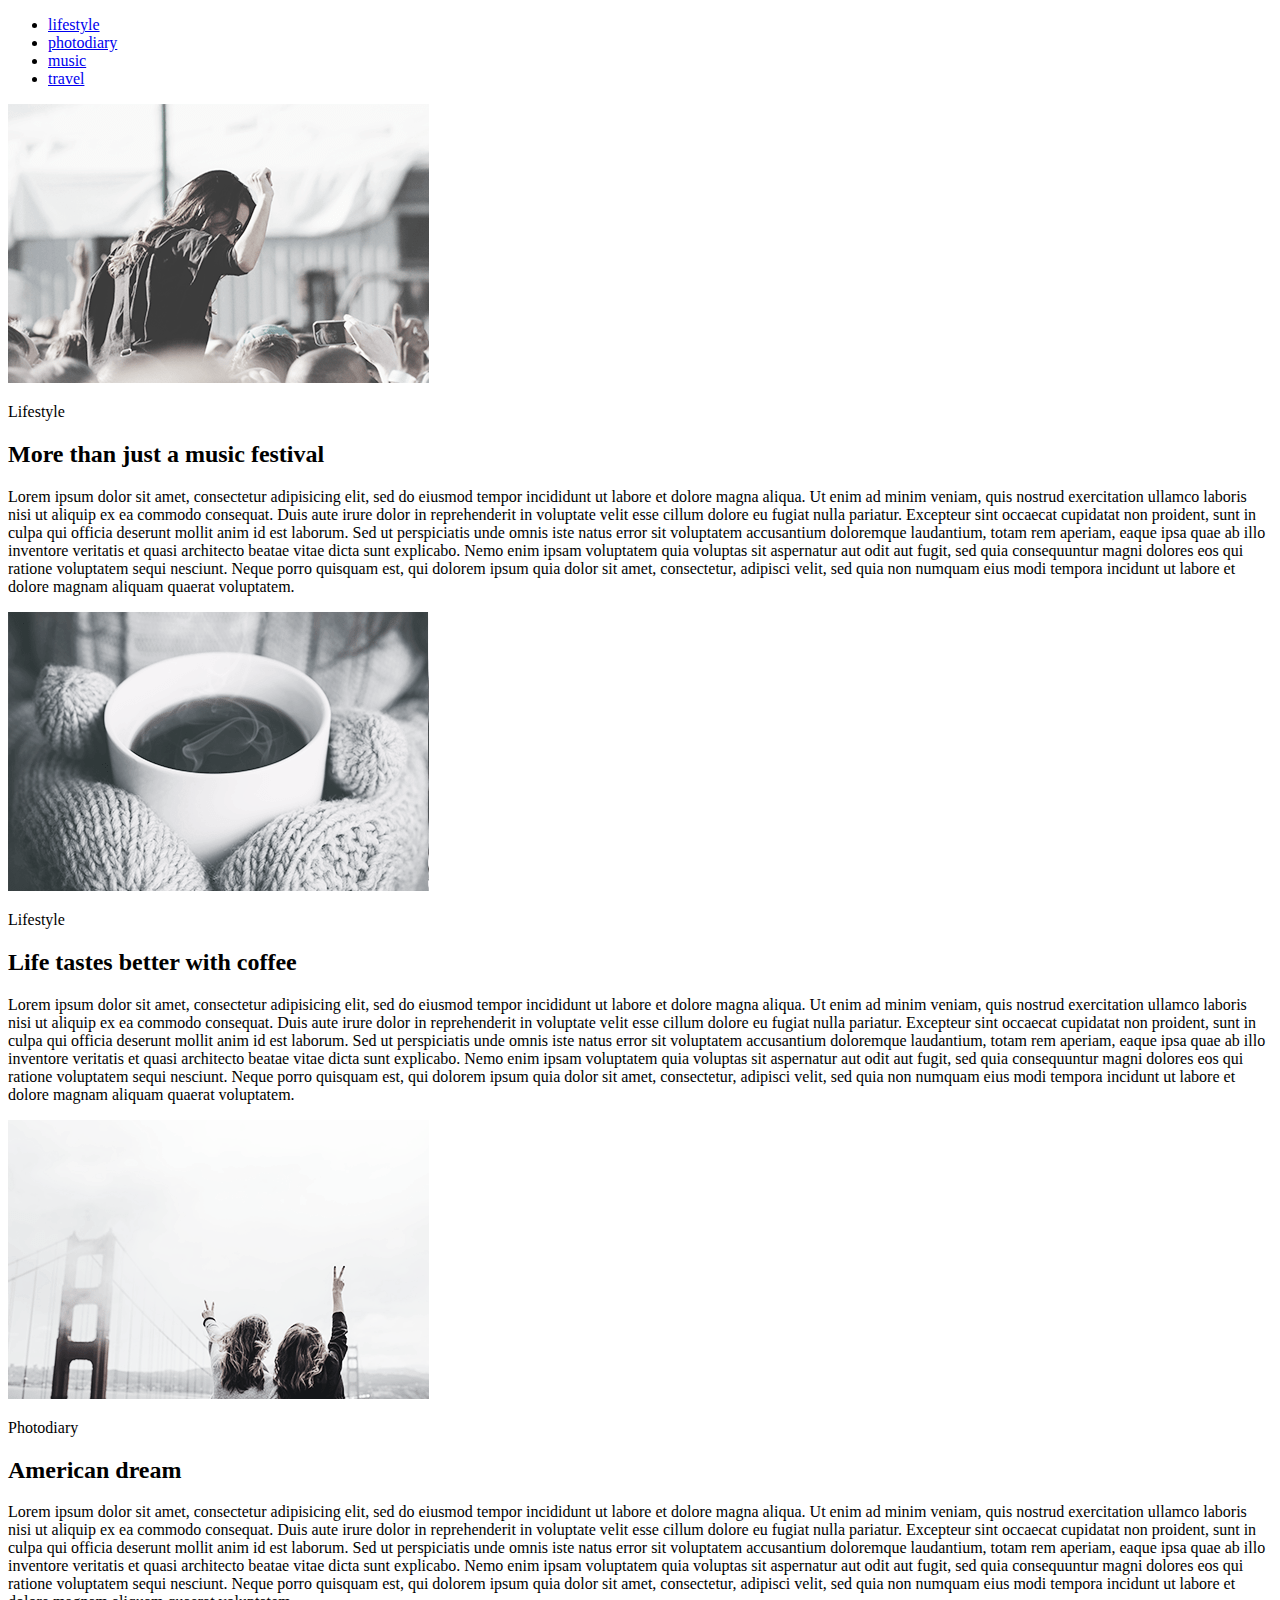
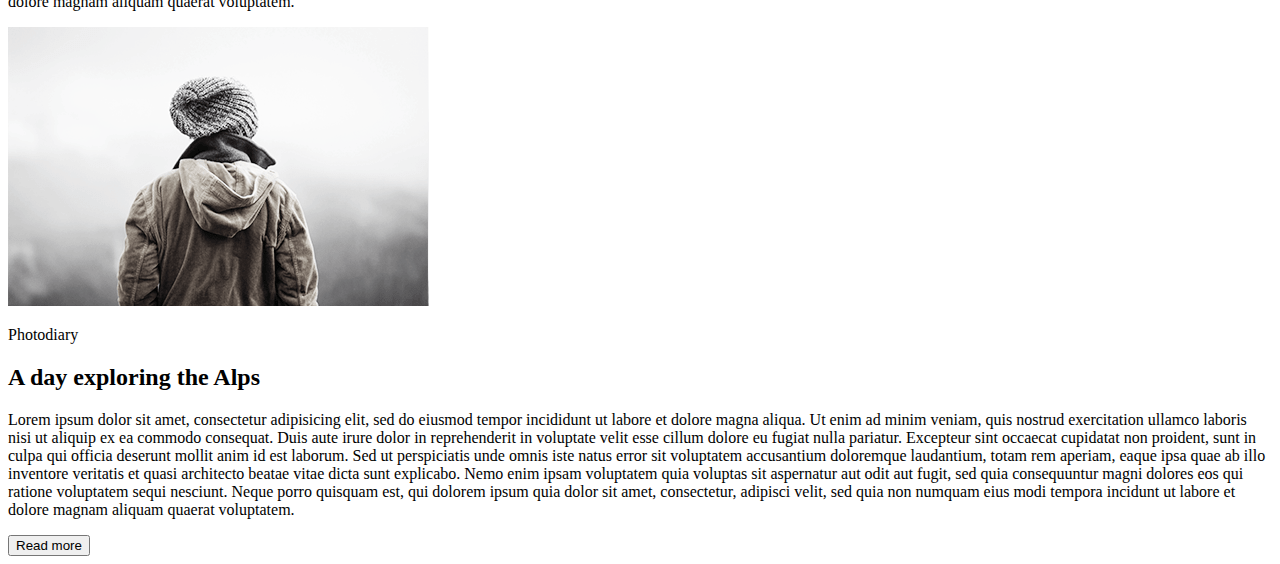
<file: html-css/module-01/index.html>
<!DOCTYPE html>
<html lang="zxx">
<head>
     <meta charset="UTF-8">
     <meta name="viewport" content="width=device-width, initial-scale=1.0" />
     <meta http-equiv="X-UA-Compatible" content="ie=edge" />
	<title>Website</title>
</head>
<body>
	<header class="main-header">
		<nav class="main-nav">
			<ul class="site-logo">
				<li class="main-menu-item">
					<a href="#" class="main-menu">lifestyle</a>
				</li>
				<li class="main-menu-item">
					<a href="#" class="main-menu">photodiary</a>
				</li>
				<li class="main-menu-item">
					<a href="#" class="main-menu">music</a>
				</li>
				<li class="main-menu-item">
					<a href="#" class="main-menu">travel</a>
				</li>
			</ul>
		</nav>
    </header>
	<main class="main-content">
		<article class="main-content-article">	
            <img src="img/1-min.png" alt="Festival">
            <p>Lifestyle</p>
            <h2 class="main-content-article-header">More than just a music festival </h2>
            <p>Lorem ipsum dolor sit amet, consectetur adipisicing elit, sed do eiusmod tempor incididunt ut labore et dolore magna aliqua.
                 Ut enim ad minim veniam, quis nostrud exercitation ullamco laboris nisi ut aliquip ex ea commodo consequat. Duis aute irure 
                 dolor in reprehenderit in voluptate velit esse cillum dolore eu fugiat nulla pariatur. Excepteur sint occaecat cupidatat non
                  proident, sunt in culpa qui officia deserunt mollit anim id est laborum. Sed ut perspiciatis unde omnis iste natus error sit 
                  voluptatem accusantium doloremque laudantium, totam rem aperiam, eaque ipsa quae ab illo inventore veritatis et quasi architecto
                   beatae vitae dicta sunt explicabo. Nemo enim ipsam voluptatem quia voluptas sit aspernatur aut odit aut fugit, sed quia
                    consequuntur magni dolores eos qui ratione voluptatem sequi nesciunt. Neque porro quisquam est, qui dolorem ipsum quia 
                    dolor sit amet, consectetur, adipisci velit, sed quia non numquam eius modi tempora incidunt ut labore et dolore magnam aliquam
                     quaerat voluptatem.</p>
        </article>
        <article class="main-content-article">	
            <img src="img/2-min.png" alt="Cup of coffee">
            <p>Lifestyle</p>
            <h2 class="main-content-article-header">Life tastes better with coffee </h2>
            <p>Lorem ipsum dolor sit amet, consectetur adipisicing elit, sed do eiusmod tempor incididunt ut labore et dolore magna aliqua.
                 Ut enim ad minim veniam, quis nostrud exercitation ullamco laboris nisi ut aliquip ex ea commodo consequat. Duis aute irure 
                 dolor in reprehenderit in voluptate velit esse cillum dolore eu fugiat nulla pariatur. Excepteur sint occaecat cupidatat non
                  proident, sunt in culpa qui officia deserunt mollit anim id est laborum. Sed ut perspiciatis unde omnis iste natus error sit 
                  voluptatem accusantium doloremque laudantium, totam rem aperiam, eaque ipsa quae ab illo inventore veritatis et quasi architecto
                   beatae vitae dicta sunt explicabo. Nemo enim ipsam voluptatem quia voluptas sit aspernatur aut odit aut fugit, sed quia
                    consequuntur magni dolores eos qui ratione voluptatem sequi nesciunt. Neque porro quisquam est, qui dolorem ipsum quia 
                    dolor sit amet, consectetur, adipisci velit, sed quia non numquam eius modi tempora incidunt ut labore et dolore magnam aliquam
                     quaerat voluptatem.</p>
        </article>
        <article class="main-content-article">	
                <img src="img/3-min.png" alt="Bridge">
                <p>Photodiary</p>
                <h2 class="main-content-article-header">American dream </h2>
                <p>Lorem ipsum dolor sit amet, consectetur adipisicing elit, sed do eiusmod tempor incididunt ut labore et dolore magna aliqua.
                     Ut enim ad minim veniam, quis nostrud exercitation ullamco laboris nisi ut aliquip ex ea commodo consequat. Duis aute irure 
                     dolor in reprehenderit in voluptate velit esse cillum dolore eu fugiat nulla pariatur. Excepteur sint occaecat cupidatat non
                      proident, sunt in culpa qui officia deserunt mollit anim id est laborum. Sed ut perspiciatis unde omnis iste natus error sit 
                      voluptatem accusantium doloremque laudantium, totam rem aperiam, eaque ipsa quae ab illo inventore veritatis et quasi architecto
                       beatae vitae dicta sunt explicabo. Nemo enim ipsam voluptatem quia voluptas sit aspernatur aut odit aut fugit, sed quia
                        consequuntur magni dolores eos qui ratione voluptatem sequi nesciunt. Neque porro quisquam est, qui dolorem ipsum quia 
                        dolor sit amet, consectetur, adipisci velit, sed quia non numquam eius modi tempora incidunt ut labore et dolore magnam aliquam
                         quaerat voluptatem.</p>
        </article>
        <article class="main-content-article">	
                <img src="img/4-min.png" alt="Mood">
                <p>Photodiary</p>
                <h2 class="main-content-article-header">A day exploring the Alps </h2>
                <p>Lorem ipsum dolor sit amet, consectetur adipisicing elit, sed do eiusmod tempor incididunt ut labore et dolore magna aliqua.
                     Ut enim ad minim veniam, quis nostrud exercitation ullamco laboris nisi ut aliquip ex ea commodo consequat. Duis aute irure 
                      dolor in reprehenderit in voluptate velit esse cillum dolore eu fugiat nulla pariatur. Excepteur sint occaecat cupidatat non
                       proident, sunt in culpa qui officia deserunt mollit anim id est laborum. Sed ut perspiciatis unde omnis iste natus error sit 
                       voluptatem accusantium doloremque laudantium, totam rem aperiam, eaque ipsa quae ab illo inventore veritatis et quasi architecto
                       beatae vitae dicta sunt explicabo. Nemo enim ipsam voluptatem quia voluptas sit aspernatur aut odit aut fugit, sed quia
                        consequuntur magni dolores eos qui ratione voluptatem sequi nesciunt. Neque porro quisquam est, qui dolorem ipsum quia 
                        dolor sit amet, consectetur, adipisci velit, sed quia non numquam eius modi tempora incidunt ut labore et dolore magnam aliquam
                         quaerat voluptatem.</p>
        </article>
        <button>Read more</button>
	<br>
	</main>
</body>
</html>
</file>
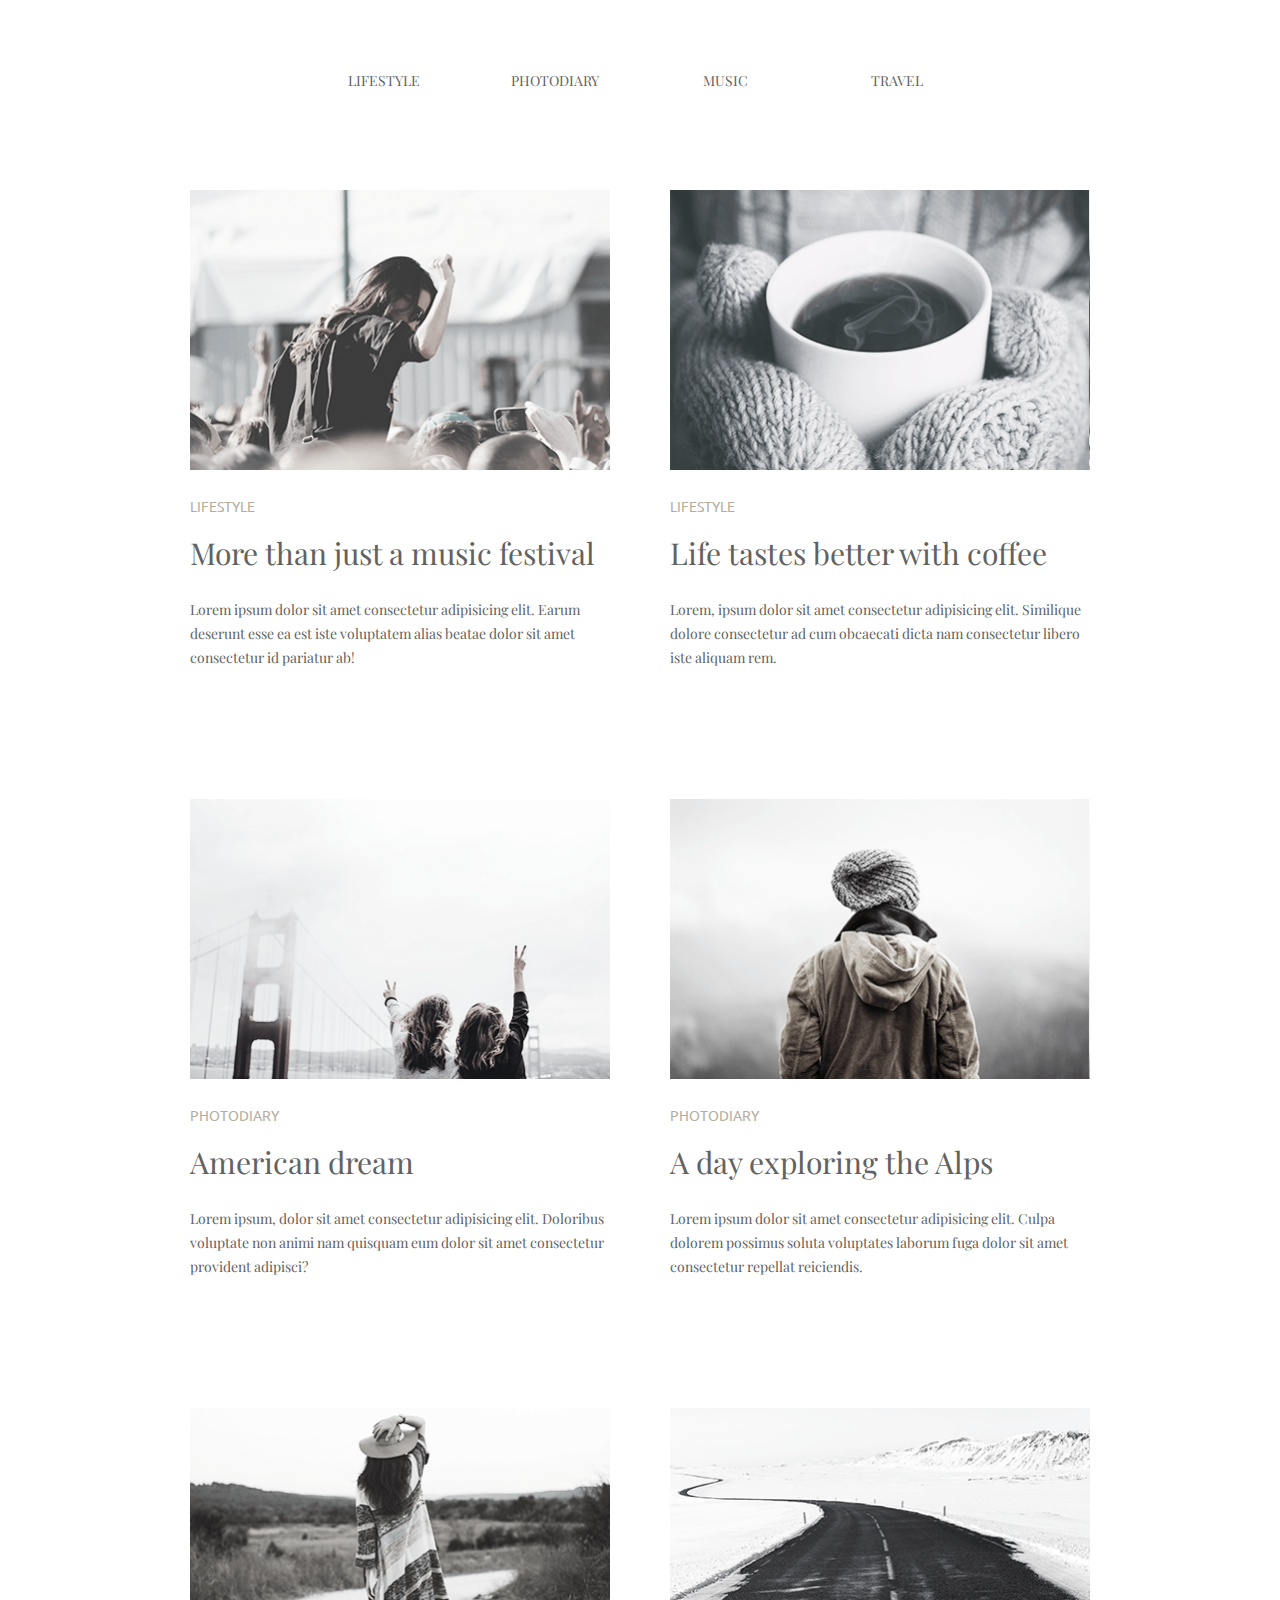
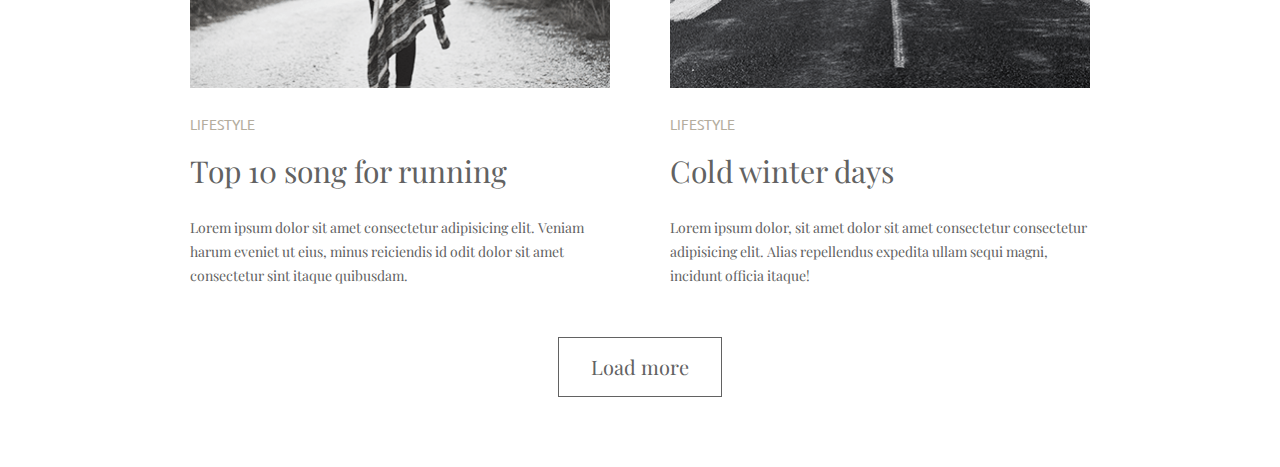
<file: html-css/module-03/index.html>
<!DOCTYPE html>
<html lang="zxx" class="container">

<head>
     <meta charset="UTF-8">
     <meta name="viewport" content="width=device-width, initial-scale=1.0" />
     <meta http-equiv="X-UA-Compatible" content="ie=edge" />
     <link href="https://fonts.googleapis.com/css?family=Playfair+Display&display=swap" rel="stylesheet">
     <link href="https://fonts.googleapis.com/css?family=Ubuntu:300&display=swap" rel="stylesheet">
     <link rel="stylesheet" href="css/normalize.css">
     <link rel="stylesheet" href="css/styles.css">
     <title>Website</title>
</head>

<body>
     <header class="header">
          <nav class="nav">
               <ul class="site-nav">
                    <li class="menu-item">
                         <a href="#" class="menu-link">lifestyle</a>
                    </li>
                    <li class="menu-item">
                         <a href="#" class="menu-link">photodiary</a>
                    </li>
                    <li class="menu-item">
                         <a href="#" class="menu-link">music</a>
                    </li>
                    <li class="menu-item">
                         <a href="#" class="menu-link">travel</a>
                    </li>
               </ul>
          </nav>
     </header>
     <main class="main-content">
          <ul class="main-content-ul">
               <li class="main-content-article">
                    <img src="img/1-min.png" alt="Festival" class="img">
                    <p class="tag">Lifestyle</p>
                    <h2 class="main-content-article-header">More than just a music festival </h2>
                    <p class="text">Lorem ipsum dolor sit amet consectetur adipisicing elit. Earum deserunt esse ea est
                         iste voluptatem alias beatae dolor sit amet consectetur id pariatur ab!</p>
               </li>
               <li class="main-content-article">
                    <img src="img/2-min.png" alt="Cup of coffee" class="img">
                    <p class="tag">Lifestyle</p>
                    <h2 class="main-content-article-header">Life tastes better with coffee </h2>
                    <p class="text">Lorem, ipsum dolor sit amet consectetur adipisicing elit. Similique dolore
                         consectetur ad cum obcaecati dicta nam consectetur libero iste aliquam rem.</p>
               </li>
               <li class="main-content-article">
                    <img src="img/3-min.png" alt="Bridge" class="img">
                    <p class="tag">Photodiary</p>
                    <h2 class="main-content-article-header">American dream </h2>
                    <p class="text">Lorem ipsum, dolor sit amet consectetur adipisicing elit. Doloribus voluptate non
                         animi nam quisquam eum dolor sit amet consectetur provident adipisci?</p>
               </li>
               <li class="main-content-article">
                    <img src="img/4-min.png" alt="Mood" class="img">
                    <p class="tag">Photodiary</p>
                    <h2 class="main-content-article-header">A day exploring the Alps </h2>
                    <p class="text">Lorem ipsum dolor sit amet consectetur adipisicing elit. Culpa dolorem possimus
                         soluta voluptates laborum fuga dolor sit amet consectetur repellat reiciendis.</p>
               </li>
               <li class="main-content-article">
                    <img src="img/5-min.png" alt="Songs" class="img">
                    <p class="tag">Lifestyle</p>
                    <h2 class="main-content-article-header">Top 10 song for running </h2>
                    <p class="text">Lorem ipsum dolor sit amet consectetur adipisicing elit. Veniam harum eveniet ut
                         eius, minus reiciendis id odit dolor sit amet consectetur sint itaque quibusdam.</p>
               </li>
               <li class="main-content-article">
                    <img src="img/6-min.png" alt="Winter is coming.." class="img">
                    <p class="tag">Lifestyle</p>
                    <h2 class="main-content-article-header">Cold winter days </h2>
                    <p class="text">Lorem ipsum dolor, sit amet dolor sit amet consectetur consectetur adipisicing elit. Alias repellendus expedita
                         ullam sequi magni, incidunt officia itaque!</p>
               </li>
          </ul>
          <button class="button-style">Load more</button>
     </main>
</body>

</html>
</file>
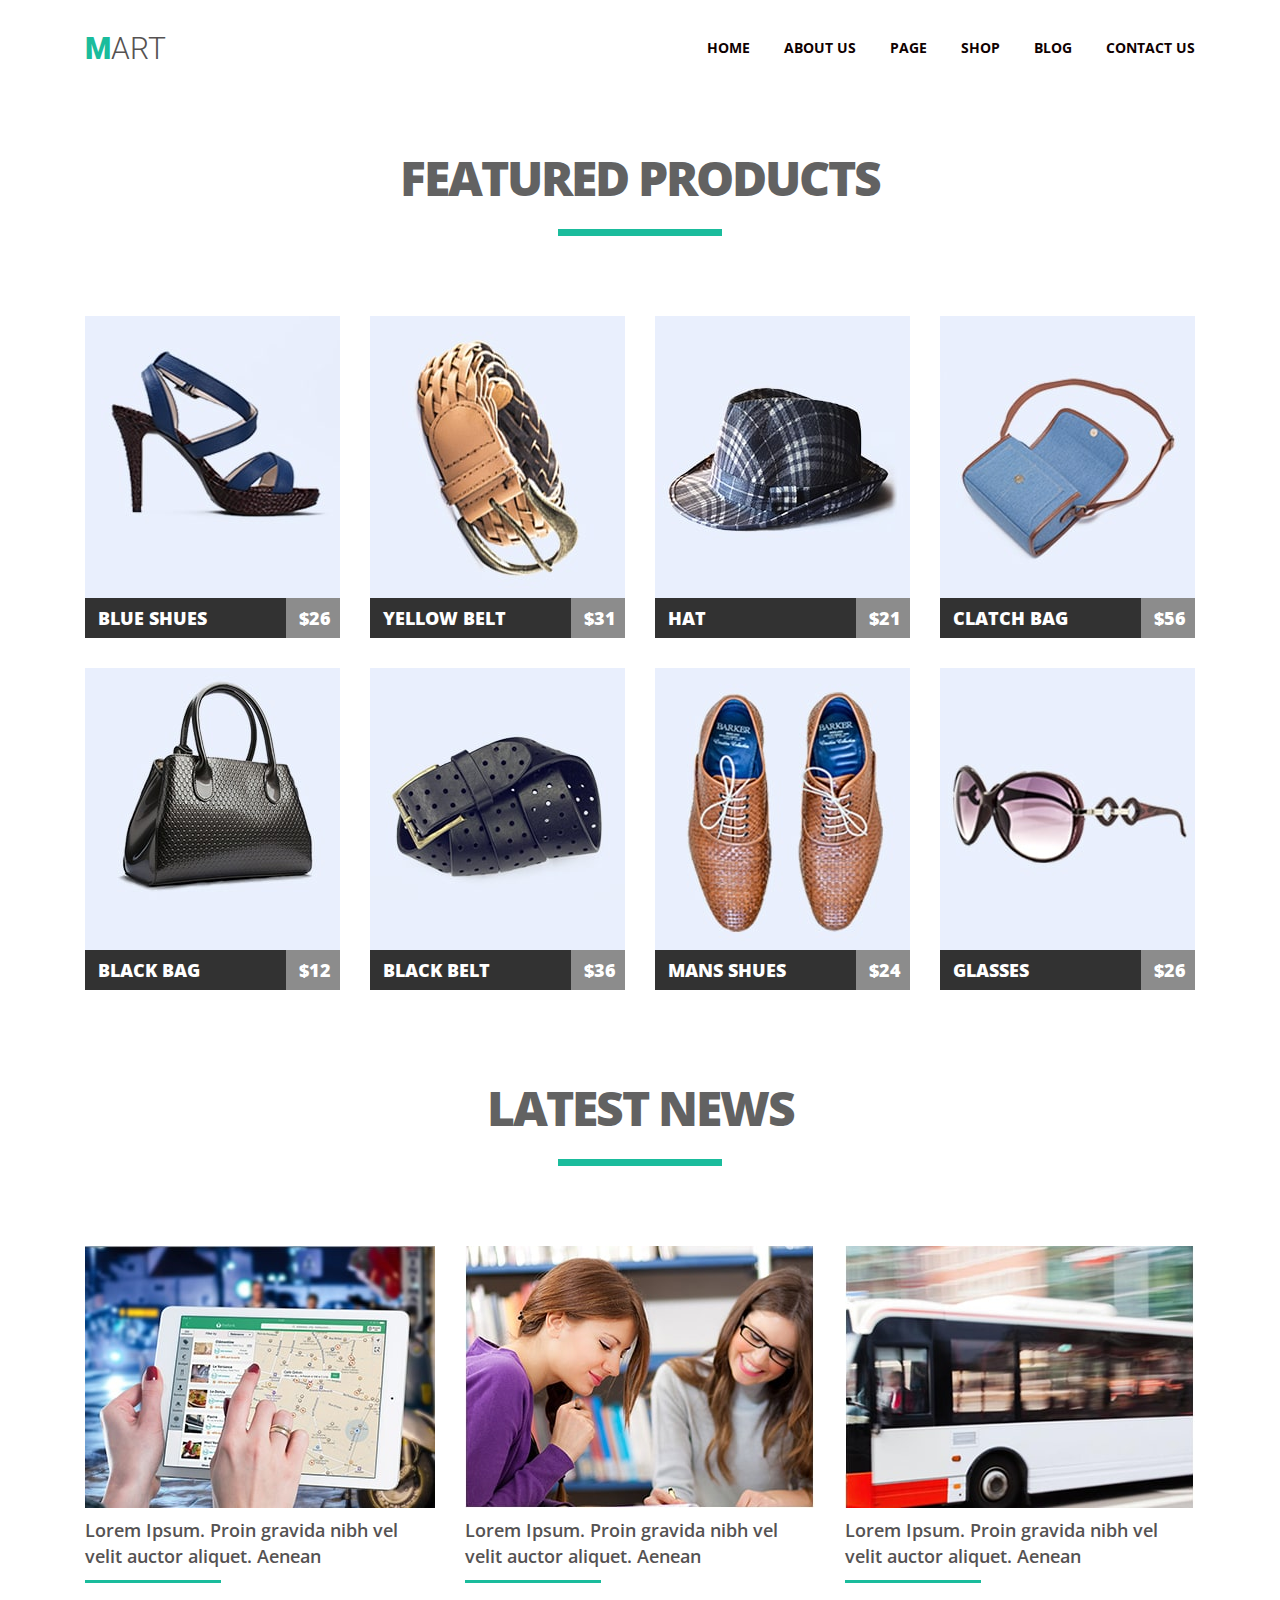
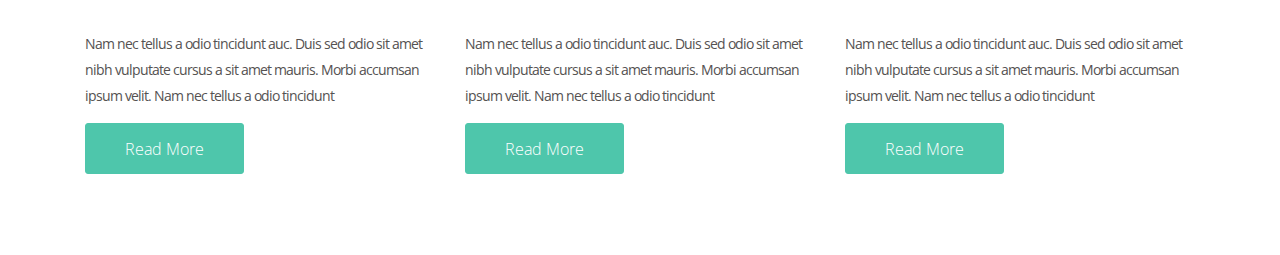
<file: html-css/module-04/index.html>
<!DOCTYPE html>
<html lang="en">

<head>
    <meta charset="UTF-8">
    <meta name="viewport" content="width=device-width, initial-scale=1.0">
    <meta http-equiv="X-UA-Compatible" content="ie=edge">
    <link href="https://fonts.googleapis.com/css?family=Open+Sans:300,400,600,700|Roboto:300,400,900&display=swap"
        rel="stylesheet">
    <link rel="stylesheet" href="css/normalize.css">
    <link rel="stylesheet" href="css/styles.css">
    <title>Document</title>
</head>

<body class="container">
    <header class="container clearfix">
        <nav>
            <a href="#" class="logo">ART</a>
            <ul class="navigation">
                <li><a href="#" class="nav-item">home</a></li>
                <li><a href="#" class="nav-item">about us</a></li>
                <li><a href="#" class="nav-item">page</a></li>
                <li><a href="#" class="nav-item">shop</a></li>
                <li><a href="#" class="nav-item">blog</a></li>
                <li><a href="#" class="nav-item">contact us</a></li>
            </ul>
        </nav>
    </header>
    <div class="products container">
        <h2 class="title-section">FEATURED PRODUCTS</h2>
        <ul class="product-list clearfix">
            <li class="product-item"><a href="#"><img src="img/1-min.jpg" alt="blue shues">
                    <p class="product-title">blue shues</p>
                    <p class="product-price">$26</p>
                </a></li>
            <li class="product-item"><a href="#"><img src="img/2-min.jpg" alt="yellow belt">
                    <p class="product-title">yellow belt</p>
                    <p class="product-price">$31</p>
                </a></li>
            <li class="product-item"><a href="#"><img src="img/3-min.jpg" alt="hat">
                    <p class="product-title">hat</p>
                    <p class="product-price">$21</p>
                </a></li>
            <li class="product-item"><a href="#"><img src="img/4-min.jpg" alt="clatch bag">
                    <p class="product-title">clatch bag</p>
                    <p class="product-price">$56</p>
                </a></li>
            <li class="product-item"><a href="#"><img src="img/5-min.jpg" alt="black bag">
                    <p class="product-title">black bag</p>
                    <p class="product-price">$12</p>
                </a></li>
            <li class="product-item"><a href="#"><img src="img/6-min.jpg" alt="black belt">
                    <p class="product-title">black belt</p>
                    <p class="product-price">$36</p>
                </a></li>
            <li class="product-item"><a href="#"><img src="img/7-min.jpg" alt="mans shues">
                    <p class="product-title">mans shues</p>
                    <p class="product-price">$24</p>
                </a></li>
            <li class="product-item"><a href="#"><img src="img/8-min.jpg" alt="glasses">
                    <p class="product-title">glasses</p>
                    <p class="product-price">$26</p>
                </a></li>
        </ul>
    </div>
    <div class="latest-news container">
        <h2 class="title-section">LATEST NEWS</h2>
        <ul class="news-list clearfix">
            <li class="news-item">
                <h3 class="news-title  img1">Lorem Ipsum. Proin gravida nibh vel velit auctor aliquet. Aenean </h3>
                <p class="news-preview">Nam nec tellus a odio tincidunt auc. Duis sed odio sit amet nibh vulputate
                    cursus a sit amet mauris. Morbi accumsan ipsum velit. Nam nec tellus a odio tincidunt </p>
                <button class="news-button">Read More</button>
            </li>
            <li class="news-item">
                <h3 class="news-title img2">Lorem Ipsum. Proin gravida nibh vel velit auctor aliquet. Aenean </h3>
                <p class="news-preview">Nam nec tellus a odio tincidunt auc. Duis sed odio sit amet nibh vulputate
                    cursus a sit amet mauris. Morbi accumsan ipsum velit. Nam nec tellus a odio tincidunt </p>
                <button class="news-button">Read More</button>
            </li>
            <li class="news-item">
                <h3 class="news-title img3">Lorem Ipsum. Proin gravida nibh vel velit auctor aliquet. Aenean </h3>
                <p class="news-preview">Nam nec tellus a odio tincidunt auc. Duis sed odio sit amet nibh vulputate
                    cursus a sit amet mauris. Morbi accumsan ipsum velit. Nam nec tellus a odio tincidunt </p>
                <button class="news-button">Read More</button>
            </li>
        </ul>
    </div>
</body>

</html>
</file>
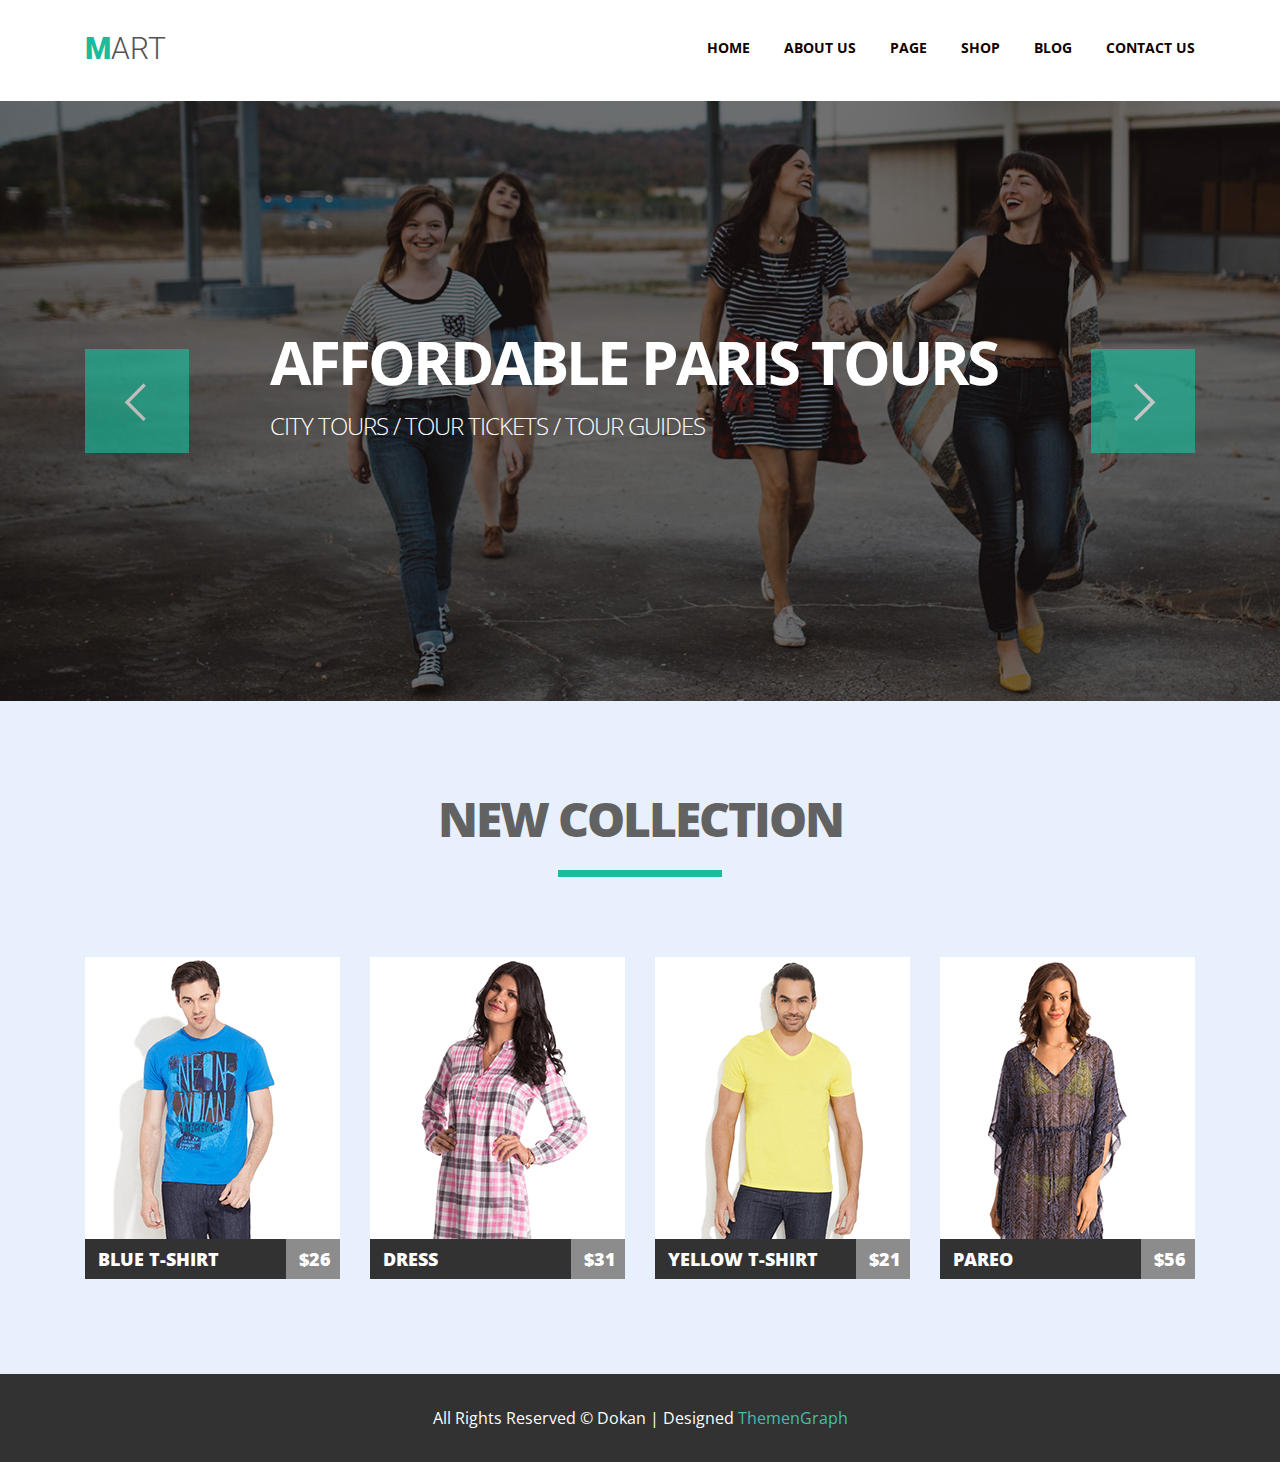
<file: html-css/module-05/index.html>
<!DOCTYPE html>
<html lang="en">

<head>
    <meta charset="UTF-8">
    <meta name="viewport" content="width=device-width, initial-scale=1.0">
    <meta http-equiv="X-UA-Compatible" content="ie=edge">
    <link href="https://fonts.googleapis.com/css?family=Open+Sans:300,400,600,700|Roboto:300,400,900&display=swap"
        rel="stylesheet">
    <link rel="stylesheet" href="css/normalize.css">
    <link rel="stylesheet" href="css/styles.css">
    <link rel="stylesheet" href="css/pe-icon-7-stroke.css">
    <title>Module 5 | GoIT</title>
</head>

<body>
    <header class="container clearfix">
        <nav>
            <a href="#" class="logo">ART</a>
            <ul class="navigation">
                <li><a href="#" class="nav-item">home</a></li>
                <li><a href="#" class="nav-item">about us</a></li>
                <li><a href="#" class="nav-item">page</a></li>
                <li><a href="#" class="nav-item">shop</a></li>
                <li><a href="#" class="nav-item">blog</a></li>
                <li><a href="#" class="nav-item">contact us</a></li>
            </ul>
        </nav>
    </header>
    <div class="slider">
        <div class="slider-img">
            <div class="slider-container">
                <button class="slider-ctrl slider-ctrl-prev"><i class="pe-7s-angle-left">
                    </i></button>
                <button class="slider-ctrl slider-ctrl-next"><i class="pe-7s-angle-right">
                    </i></button>
                <p class="slider-title">AFFORDABLE PARIS TOURS</p>
                <p class="slider-descr">CITY TOURS / TOUR TICKETS / TOUR GUIDES</p>
            </div>
        </div>
    </div>
    <div class="products">
        <div class="container">
            <h2 class="title-section">NEW COLLECTION</h2>
            <ul class="product-list clearfix">

                <li class="product-item"><a href="#">
                        <span class="overlay">
                            <span class="overlay-icons">
                                <button class="like"><i class="pe-7s-like"></i></button>
                                <button class="shuffle"><i class="pe-7s-shuffle"></i></button>
                                <button class="clock"><i class="pe-7s-clock"></i></button>
                                <button class="cart"><i class="pe-7s-cart"></i> ADD TO CART</button>
                            </span>
                        </span>
                        <img src="img/1-min.png" alt="blue shues">
                        <p class="product-title">blue t-shirt</p>
                        <p class="product-price">$26</p>
                    </a></li>
                <li class="product-item"><a href="#">
                        <span class="overlay">
                            <span class="overlay-icons">
                                <button class="like"><i class="pe-7s-like"></i></button>
                                <button class="shuffle"><i class="pe-7s-shuffle"></i></button>
                                <button class="clock"><i class="pe-7s-clock"></i></button>
                                <button class="cart"><i class="pe-7s-cart"></i> ADD TO CART</button>
                            </span>
                        </span>
                        <img src="img/2-min.png" alt="yellow belt">
                        <p class="product-title">dress</p>
                        <p class="product-price">$31</p>
                    </a></li>
                <li class="product-item"><a href="#">
                        <span class="overlay">
                            <span class="overlay-icons">
                                <button class="like"><i class="pe-7s-like"></i></button>
                                <button class="shuffle"><i class="pe-7s-shuffle"></i></button>
                                <button class="clock"><i class="pe-7s-clock"></i></button>
                                <button class="cart"><i class="pe-7s-cart"></i> ADD TO CART</button>
                            </span>
                        </span>
                        <img src="img/3-min.png" alt="hat">
                        <p class="product-title">yellow t-shirt</p>
                        <p class="product-price">$21</p>
                    </a></li>
                <li class="product-item"><a href="#">
                        <span class="overlay">
                            <span class="overlay-icons">
                                <button class="like"><i class="pe-7s-like"></i></button>
                                <button class="shuffle"><i class="pe-7s-shuffle"></i></button>
                                <button class="clock"><i class="pe-7s-clock"></i></button>
                                <button class="cart"><i class="pe-7s-cart"></i> ADD TO CART</button>
                            </span>
                        </span>
                        <img src="img/4-min.png" alt="clatch bag">
                        <p class="product-title">pareo</p>
                        <p class="product-price">$56</p>
                    </a></li>
            </ul>
        </div>
    </div>
    <footer class="footer">
        <p>All Rights Reserved © Dokan | Designed <a href="#">ThemenGraph</a></p>
    </footer>
</body>

</html>
</file>
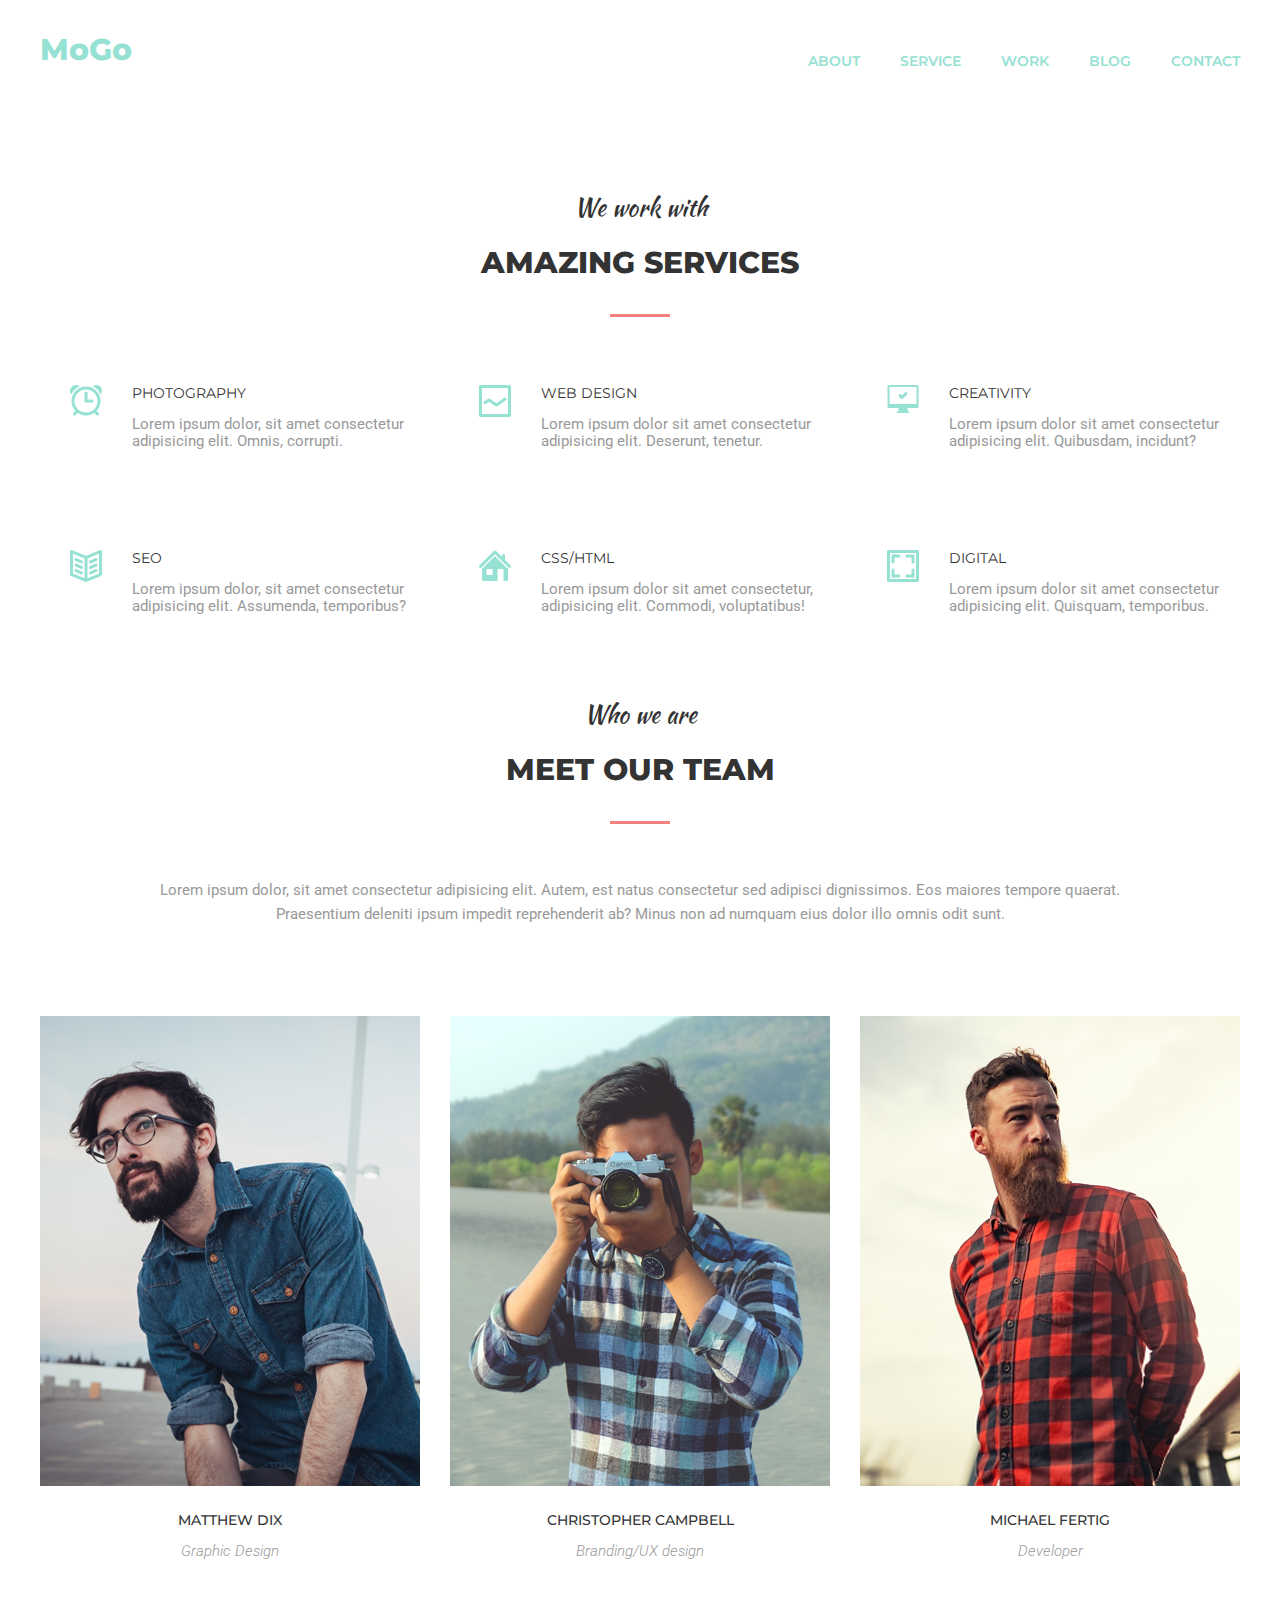
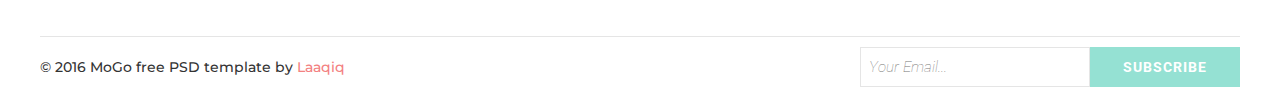
<file: html-css/module-06/index.html>
<!DOCTYPE html>
<html lang="en">

<head>
    <meta charset="UTF-8">
    <meta name="viewport" content="width=device-width, initial-scale=1.0">
    <meta http-equiv="X-UA-Compatible" content="ie=edge">
    <link
        href="https://fonts.googleapis.com/css?family=Open+Sans:300,400,600,700|Roboto:100,200,300,400,900&display=swap"
        rel="stylesheet">
    <link href="https://fonts.googleapis.com/css?family=Kaushan+Script&display=swap" rel="stylesheet">
    <link href="https://fonts.googleapis.com/css?family=Montserrat:300,400,500,600,700,800,900&display=swap"
        rel="stylesheet">
    <link rel="stylesheet" href="css/normalize.css">
    <link rel="stylesheet" href="css/styles.css">
    <link rel="stylesheet" href="css/pe-icon-7-stroke.css">
    <title>Module 6 | GoIT</title>
</head>

<body class="container">
    <header>
        <div class="logo">MoGo</div>
        <nav class="nav">
            <div class="nav-item"><a href="#">ABOUT</a></div>
            <div class="nav-item"><a href="#">SERVICE</a></div>
            <div class="nav-item"><a href="#">WORK</a></div>
            <div class="nav-item"><a href="#">BLOG</a></div>
            <div class="nav-item"><a href="#">CONTACT</a></div>
        </nav>
    </header>
    <main>
        <section class="services">
            <p class="p-title-services">We work with</p>
            <h2 class="h2-title">AMAZING SERVICES</h2>
            <div class="services-list">
                <div class="services-item">
                    <div class="wrapper">
                        <img src="img/ALARM.png" alt="">
                        <h3>PHOTOGRAPHY</h3>
                        <p class="services-text">Lorem ipsum dolor, sit amet consectetur
                            adipisicing elit. Omnis, corrupti.</p>
                    </div>
                </div>
                <div class="services-item">
                    <div class="wrapper">
                        <img src="img/LINE GRAPH.png" alt="">
                        <h3>WEB DESIGN</h3>
                        <p class="services-text">Lorem ipsum dolor sit amet consectetur
                            adipisicing elit. Deserunt, tenetur.</p>
                    </div>
                </div>
                <div class="services-item">
                    <div class="wrapper">
                        <img src="img/COMPUTER _ OK.png" alt="">
                        <h3>CREATIVITY</h3>
                        <p class="services-text">Lorem ipsum dolor sit amet consectetur
                            adipisicing elit. Quibusdam, incidunt?</p>
                    </div>
                </div>
                <div class="services-item">
                    <div class="wrapper">
                        <img src="img/BOOK 2.png" alt="">
                        <h3>SEO</h3>
                        <p class="services-text">Lorem ipsum dolor, sit amet consectetur
                            adipisicing elit. Assumenda, temporibus?</p>
                    </div>
                </div>
                <div class="services-item">
                    <div class="wrapper">
                        <img src="img/HOME.png" alt="">
                        <h3>CSS/HTML</h3>
                        <p class="services-text">Lorem ipsum dolor sit amet consectetur,
                            adipisicing elit. Commodi, voluptatibus!</p>
                    </div>
                </div>
                <div class="services-item">
                    <div class="wrapper">
                        <img src="img/IMAGE.png" alt="">
                        <h3>DIGITAL</h3>
                        <p class="services-text">Lorem ipsum dolor sit amet consectetur
                            adipisicing elit. Quisquam, temporibus.</p>
                    </div>
                </div>
            </div>
        </section>
        <section class="members">
            <p class="p-title-members">Who we are</p>
            <h2 class="h2-title">MEET OUR TEAM</h2>
            <p class="members-descr">Lorem ipsum dolor, sit amet consectetur adipisicing elit.
                Autem, est natus consectetur sed adipisci dignissimos. Eos maiores tempore quaerat. <br>
                Praesentium deleniti ipsum impedit reprehenderit ab? Minus non ad numquam eius dolor
                illo omnis odit sunt.</p>
            <div class="members-list">
                <div class="members-item" href="#">
                    <div class="members-item-wrapper">  
                        <img class="members-img" src="img/1.png" alt="">
                        <div class="members-img-hover-grad"></div>
                        <div class="share">
                            <a href="#" class="share-item"><img src="img/facebook.png" alt=""></a>
                            <a href="#" class="share-item"><img src="img/twitter.png" alt=""></a>
                            <a href="#" class="share-item"><img src="img/pinterest.png" alt=""></a>
                            <a href="#" class="share-item"><img src="img/instagram.png" alt=""></a>
                        </div>
                    </div>
                    <div class="members-img-hover-blue"></div>
                    <div class="members-card-sign">
                        <p class="members-name">MATTHEW DIX</p>
                        <p class="members-profession">Graphic Design</p>
                    </div>
                </div>
                <div class="members-item" href="#">
                    <div class="members-item-wrapper">
                        <img class="members-img" src="img/2.png" alt="">
                        <div class="members-img-hover-grad"></div>
                        <div class="share">
                            <a href="#" class="share-item"><img src="img/facebook.png" alt=""></a>
                            <a href="#" class="share-item"><img src="img/twitter.png" alt=""></a>
                            <a href="#" class="share-item"><img src="img/pinterest.png" alt=""></a>
                            <a href="#" class="share-item"><img src="img/instagram.png" alt=""></a>
                        </div>
                    </div>
                    <div class="members-img-hover-blue"></div>
                    <div class="members-card-sign">
                        <p class="members-name">CHRISTOPHER CAMPBELL</p>
                        <p class="members-profession">Branding/UX design</p>
                    </div>
                </div>
                <div class="members-item" href="#">
                    <div class="members-item-wrapper">
                        <img class="members-img" src="img/3.png" alt="">
                        <div class="members-img-hover-grad"></div>
                        <div class="share">
                            <a href="#" class="share-item"><img src="img/facebook.png" alt=""></a>
                            <a href="#" class="share-item"><img src="img/twitter.png" alt=""></a>
                            <a href="#" class="share-item"><img src="img/pinterest.png" alt=""></a>
                            <a href="#" class="share-item"><img src="img/instagram.png" alt=""></a>
                        </div>
                    </div>
                    <div class="members-img-hover-blue"></div>
                    <div class="members-card-sign">
                        <p class="members-name">MICHAEL FERTIG</p>
                        <p class="members-profession">Developer</p>
                    </div>
                </div>
            </div>
        </section>
    </main>
    <footer>
        <div class="wrapper-footer">
            <div class="footer-descr">
                © 2016 MoGo free PSD template by <a class="footer-link" href="#">Laaqiq</a>
            </div>
            <form class="feedback">
                <input class="input-email" type="email" placeholder="  Your Email..." />
                <input class="submit-email" type="submit" value="SUBSCRIBE" />
            </form>
        </div>
    </footer>
</body>

</html>
</file>
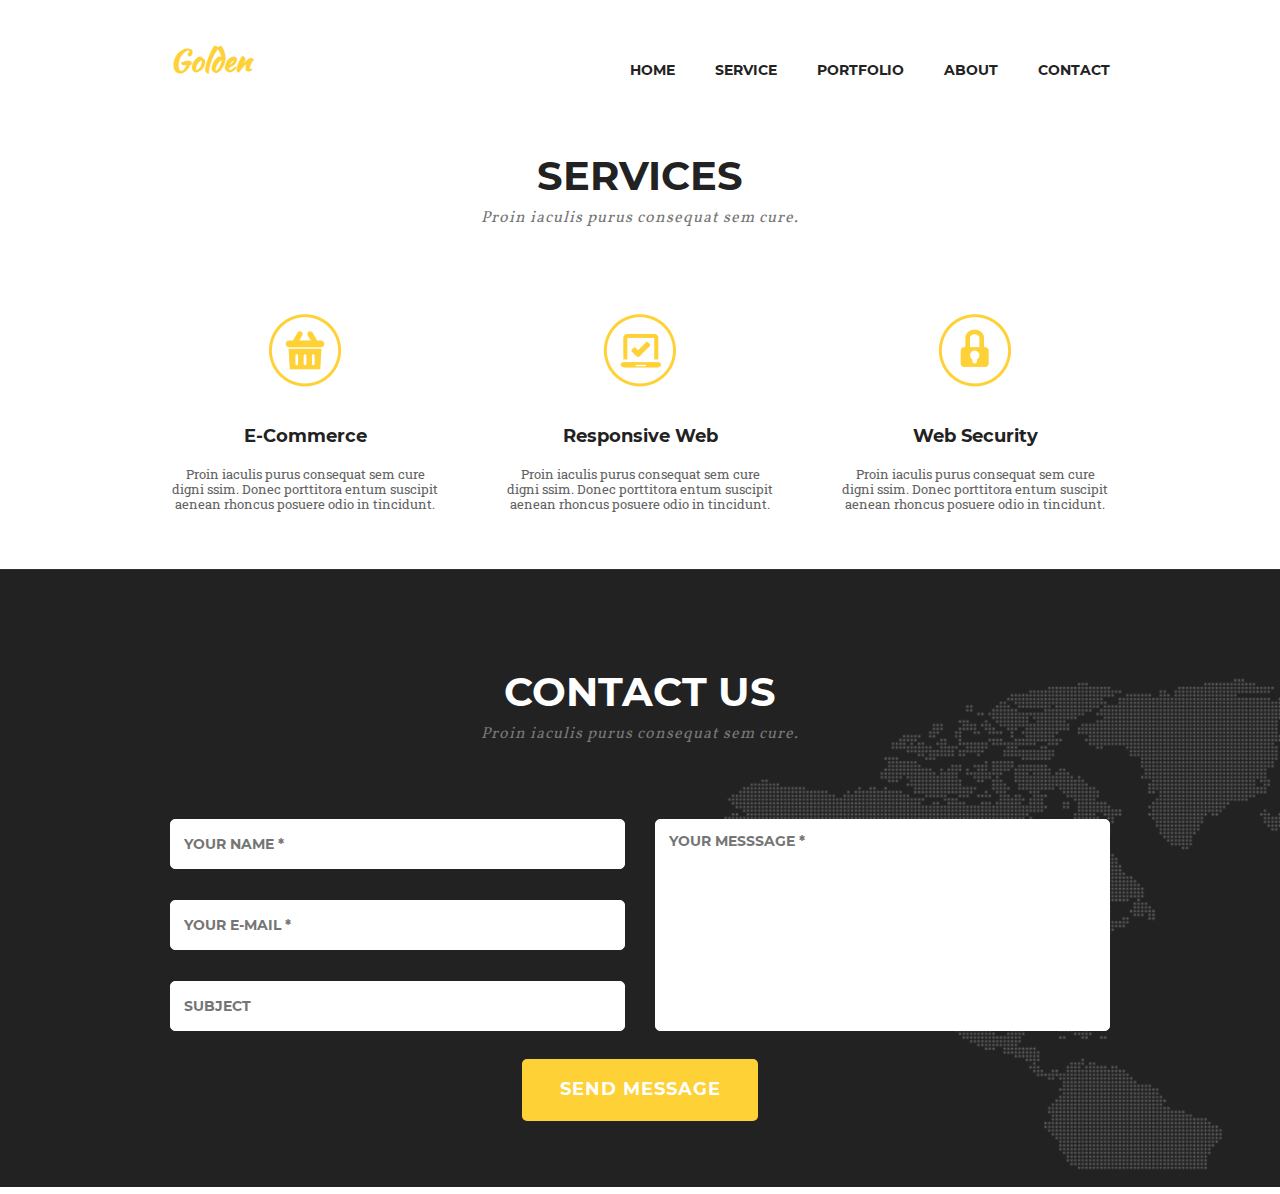
<file: html-css/module-07/index.html>
<!DOCTYPE html>
<html lang="en">

<head>
    <meta charset="UTF-8">
    <meta name="viewport" content="width=device-width, initial-scale=1.0">
    <meta http-equiv="X-UA-Compatible" content="ie=edge">
    <!-- <link
        href="https://fonts.googleapis.com/css?family=Open+Sans:300,400,600,700|Roboto:100,200,300,400,900&display=swap"
        rel="stylesheet">
    <link href="https://fonts.googleapis.com/css?family=Kaushan+Script&display=swap" rel="stylesheet">
    <link href="https://fonts.googleapis.com/css?family=Montserrat:300,400,500,600,700,800,900&display=swap"
        rel="stylesheet"> -->
    <link rel="stylesheet" href="css/normalize.css">
    <link rel="stylesheet" href="css/styles.css">
    <title>Module 7 | GoIT</title>
</head>

<body>
    <header class="container">
        <div class="logo"><a href="#">Golden</a></div>
        <nav class="nav">
            <div class="nav-item"><a href="#">HOME</a></div>
            <div class="nav-item"><a href="#">SERVICE</a></div>
            <div class="nav-item"><a href="#">PORTFOLIO</a></div>
            <div class="nav-item"><a href="#">ABOUT</a></div>
            <div class="nav-item"><a href="#">CONTACT</a></div>
        </nav>
    </header>
    <main>
        <section class="service container">
            <h2 class="h2-services">SERVICES</h2>
            <p class="h2-descr">Proin iaculis purus consequat sem cure.</p>
            <ul class="service-list">
                <li class="service-item">
                    <img class="service-img" src="img/Icon-Basket.png" alt="">
                    <h3>E-Commerce</h3>
                    <p>Proin iaculis purus consequat sem cure 
                        digni ssim. Donec porttitora entum suscipit 
                        aenean rhoncus posuere odio in tincidunt.</p>
                </li>
                <li class="service-item">
                    <img class="service-img" src="img/Icon-Laptop.png" alt="">
                    <h3>Responsive Web</h3>
                    <p>Proin iaculis purus consequat sem cure 
                        digni ssim. Donec porttitora entum suscipit 
                        aenean rhoncus posuere odio in tincidunt.</p>
                </li>
                <li class="service-item">
                    <img class="service-img" src="img/Icon-Locked.png" alt="">
                    <h3>Web Security</h3>
                    <p>Proin iaculis purus consequat sem cure 
                        digni ssim. Donec porttitora entum suscipit 
                        aenean rhoncus posuere odio in tincidunt.</p>
                </li>
            </ul>
        </section>
        <section class="contact">
            <div class="container">
                <h2 class="h2-contact">CONTACT US</h2>
                <p class="h2-descr">Proin iaculis purus consequat sem cure.</p>
                <form action="#">
                    <div class="form-list">
                        <div class="input-list">
                            <input type="text" name="name" placeholder="YOUR NAME *" required>
                            <input type="email" name="email" placeholder="YOUR E-MAIL *" required>
                            <input type="text" name="subject" placeholder="SUBJECT" required>
                        </div>
                        <div class="textarea">
                            <textarea name="message" placeholder="YOUR MESSSAGE *"  maxlength="500" 
                            required ></textarea>
                        </div>
                    </div>
                    <div class="button">
                        <button>SEND MESSAGE</button>
                    </div>
                </form>
            </div>
        </section>
    </main>
</body>

</html>
</file>
<file: html-css/module-03/css/styles.css>
html {
    box-sizing: border-box;
}

*, 
*::before, 
*::after {
    box-sizing: inherit;
}

img {
    display: block;
    max-width: 100%;
    height: auto;
    }
    
body {
    font-family: 'Playfair Display', serif;
    color: #626262;
    font-size: 0;
}

.container {
    width: 900px;
    margin: 0 auto;
}

.header {
    /*width: 571 px;*/
    margin: auto;
    /*padding: 10px 0 10px 0;*/
}

.site-nav {
    list-style: none;
    font-size: 14px;
    line-height: 24px;
    margin: 0 126px;
    text-align: center;
    padding-inline-start: 0;
}

.menu-item a:hover,
.menu-item a:focus {
    color: #03a9f4;
}

.menu-item a {
    text-transform: uppercase;
    text-decoration: none;
    color: #626262;
    display: block;
    width: 128px;
    /*height: 165px;*/
    text-align: center;
    /* line-height: 165px;*/
    margin: 69px 0 97px 0;
}

.menu-item:last-child {
    margin-right: 0;
}

.tag {
    font-size: 14px;
    line-height: 17px;
    font-family: 'Ubuntu', sans-serif;
    text-transform: uppercase;
    color: #b4ad9e;
    margin-bottom: 20px;
}

.main-content {
    list-style: none;
    font-size: 0;
    margin: 0;
    padding: 0;
}

.main-content-ul{
    padding-inline-start: 0;
}

.main-content-article-header {
    font-size: 30px;
    line-height: 36px;
    font-weight: normal;
    margin-block-start: 0;
    margin-bottom: 27px;
}

.menu-item {
    display: inline-block;
    margin-right: 40px;
    /*padding: 0 22px;*/
}

.main-content-article {
    display: inline-block;
    width: 420px;
    margin-right: 60px;
    font-size: 0;
}

.main-content-article:nth-child(2n) {
    margin-right: 0;
}

.main-content-article img {
    display: block;
    margin-bottom: 28px;
}

.button-style {
    display: block;
    border: 1px solid #626262;
    background-color: #fff;
    padding: 17px 32px;
    font-family: 'Playfair Display', serif;
    font-size: 20px;
    line-height: 24px;
    color: #626262;
    margin: 35px auto 70px;
    cursor: pointer;
}

.button-style:hover,
.button-style:focus {
    color: #03a9f4;
    border: 1px solid #03a9f4;
}

.main-content-article {
    margin-bottom: 115px;
}

.main-content-article:nth-last-of-type(-n+2) {
    margin-bottom: 0px;
}

.text {
    font-size: 14px;
    line-height: 24px;
}

.img{
    width: 420px;
    height: 280px;
}
</file>
<file: html-css/module-04/css/styles.css>
html {
    box-sizing: border-box;
}

*,
*::before,
*::after {
    box-sizing: inherit;
    /*outline: 1px solid red;*/
}

img {
    display: block;
    max-width: 100%;
    height: auto;
}

body {
    font-family: 'Open Sans', sans-serif;
    color: #626262;
    font-size: 0;
}

.container {
    width: 1110px;
    margin: 0 auto;
}

.logo {
    text-decoration: none;
    font-family: 'Roboto', sans-serif;
    font-weight: 300;
    font-size: 30px;
    color: #555252;
    float: left;
    /*margin-top: 32px;*/
}
nav{
    padding-top:32px;
}

.logo::before {
    content: '\004D';
    font-weight: 900;
    color: #1abc9c;
}

.navigation {
    float: right;
    padding: 0;
    /*margin-top: 32px;*/
}

.navigation li {
    float: left;
    margin-bottom: 86px;
}

.nav-item {
    text-decoration: none;
    font-weight: 700;
    font-size: 14px;
    list-style: none;
    text-transform: uppercase;
    color: #0f0101;
    line-height: 32px;
    padding: 0 17px;
}

.nav-item:hover,
.nav-item:focus {
    color: #1abc9c;
}

.navigation li:last-of-type a {
    padding-right: 0;
}

.clearfix::after {
    content: "";
    display: table;
    clear: both;
}

.title-section {
    text-align: center;
    font-weight: 900;
    font-size: 48px;
    letter-spacing: -2px;
    margin-block-start: 0;
    margin-block-end: 0;
}

.title-section::after {
    display: block;
    width: 164px;
    height: 7px;
    background-color: #1abc9c;
    content: '';
    margin: 24px auto;
    margin-bottom: 80px;
}

.product-list {
    display: block;
    width: 1110px;
    padding-inline-start: 0;
    margin-bottom: 60px;
}

.product-item {
    display: block;
    width: 255px;
    height: 322px;
    float: left;
    list-style: none;
    margin-right: 30px;
    margin-bottom: 30px;
}

.product-item a {
    font-size: 18px;
    font-weight: 900;
    text-decoration: none;
    text-transform: uppercase;
    color: #ffffff;
}

.product-item img {
    width: 255px;
    height: 282px;
}

.product-title {
    width: 201px;
    height: 40px;
    background-color: #323232;
    float: left;
    margin-block-start: 0;
    margin-block-end: 0;
    padding: 10px 0 0 13px;
}

.product-item a:hover .product-title,
.product-item a:focus .product-title {
    background-color: #1abc9c;
}

.product-item a:hover .product-price,
.product-item a:focus .product-price {
    background-color: #7fd9c7;
}

.product-price {
    width: 54px;
    height: 40px;
    background-color: #8c8c8c;
    float: right;
    margin-block-start: 0;
    margin-block-end: 0;
    padding: 10px 0 0 13px;
}

.product-item:nth-child(4n) {
    margin-right: 0;
}

.news-list {
    margin: 0;
    padding: 0;
    list-style: none;    
    margin-bottom: 81px;
}

.news-item {
    display: block;
    width: 350px;
    /*height: 500px;*/
    float: left;
    margin-right: 30px;
}

.news-item:last-child {
    margin-right: 0;
}

.news-title {
    font-size: 18px;
    line-height: 26px;
    font-weight: 600;
    color: #555252;
    margin-block-start: 0;
    margin-block-end: 0;
    padding-bottom:11px;
}

.news-title::after {
    display: block;
    width: 136px;
    height: 3px;
    background-color: #1abc9c;
    content: '';
    margin-top: 11px;
    margin-bottom: 23px;
}

.img1::before {
    /*optimize this*/
    display: block;
    background-image: url("../img/news-1-min.jpg");
    background-repeat: no-repeat;
    width: 350px;
    height: 262px;
    content: '';
    margin-bottom: 9px;
}

.img2::before {
    /*optimize this*/
    display: block;
    background-image: url("../img/news-2-min.jpg");
    background-repeat: no-repeat;
    width: 350px;
    height: 262px;
    content: '';
    margin-bottom: 9px;
}

.img3::before {
    /*optimize this*/
    display: block;
    background-image: url("../img/news-3-min.jpg");
    background-repeat: no-repeat;
    width: 350px;
    height: 262px;
    content: '';
    margin-bottom: 9px;
}

.news-preview {
    font-size: 14px;
    line-height: 26px;
    font-weight: 400;
    color: #555252;
    letter-spacing: -1px;
    line-height: 26px;
}

.news-button {
    width: 159px;
    height: 51px;
    display: block;
    border: 1px solid #4ec6ab;
    border-radius: 3px;
    background-color: rgb(78, 198, 171);
    font-size: 16px;
    line-height: 26px;
    font-weight: 300;
    color: #ffffff;
    cursor: pointer;
}

.news-button:hover,
.news-button:focus {
    box-shadow: 0px 2px 5px 0px rgba(0, 0, 0, 0.39);
}
</file>
<file: html-css/module-05/css/styles.css>
html {
    box-sizing: border-box;
}

*,
*::before,
*::after {
    box-sizing: inherit;
    /*outline: 1px solid red;*/
}

.clearfix::after {
    content: "";
    display: table;
    clear: both;
}

img {
    display: block;
    max-width: 100%;
    height: auto;
}

body {
    font-family: 'Open Sans', sans-serif;
    color: #626262;
    font-size: 0;
}

.container {
    width: 1110px;
    margin: 0 auto;
}

.logo {
    text-decoration: none;
    font-family: 'Roboto', sans-serif;
    font-weight: 300;
    font-size: 30px;
    color: #555252;
    float: left;
}

nav {
    padding-top: 32px;
}

.logo::before {
    content: '\004D';
    font-weight: 900;
    color: #1abc9c;
}

.navigation {
    float: right;
    padding: 0;
}

.navigation li {
    float: left;
    margin-bottom: 37px;
}

.nav-item {
    text-decoration: none;
    font-weight: 700;
    font-size: 14px;
    list-style: none;
    text-transform: uppercase;
    color: #0f0101;
    line-height: 32px;
    padding: 0 17px;
}

.nav-item:hover,
.nav-item:focus {
    color: #1abc9c;
}

.navigation li:last-of-type a {
    padding-right: 0;
}


.title-section {
    text-align: center;
    font-weight: 900;
    font-size: 48px;
    letter-spacing: -2px;
    margin-block-start: 0;
    margin-block-end: 0;
}

.title-section::after {
        display: block;
        width: 164px;
        height: 7px;
        background-color: #1abc9c;
        content: '';
        margin: 24px auto;
        margin-bottom: 80px;
}

.products {
    background-color: #e9f0fd;
    padding-top: 90px;
    padding-bottom: 65px;
}

.product-list {
    display: block;
    width: 1110px;
    padding-inline-start: 0;
}

.product-item {
    position: relative;
    display: block;
    width: 255px;
    height: 322px;
    float: left;
    list-style: none;
    margin-right: 30px;
    margin-bottom: 30px;
}

.product-item a {
    font-size: 18px;
    font-weight: 900;
    text-decoration: none;
    text-transform: uppercase;
    color: #ffffff;
}

.product-item img {
    width: 255px;
    height: 282px;
}

.product-title {
    width: 201px;
    height: 40px;
    background-color: #323232;
    float: left;
    margin-block-start: 0;
    margin-block-end: 0;
    padding: 10px 0 0 13px;
}

.product-item a:hover .product-title,
.product-item a:focus .product-title {
    background-color: #1abc9c;
}

.product-item a:hover .product-price,
.product-item a:focus .product-price {
    background-color: #7fd9c7;
}

.product-price {
    width: 54px;
    height: 40px;
    background-color: #8c8c8c;
    float: right;
    margin-block-start: 0;
    margin-block-end: 0;
    padding: 10px 0 0 13px;
}

.product-item:nth-child(4n) {
    margin-right: 0;
}

.overlay {
    position: absolute;
    display: block;
    border-width: 10px;
    border-color: rgb(255, 255, 255);
    border-style: solid;
    background-color: rgb(0, 0, 0, 0.549);
    opacity: 0;
    font-size: 14px;
    width: 255px;
    height: 282px;
}

.product-item a:hover .overlay {
    opacity: 1;
}

.overlay-icons {
    font-size: 14px;
    font-weight: 400;
}

button.cart {
    position: absolute;
    border-width: 1px;
    border-color: #ffffff;
    border-style: solid;
    background-color: #323232;
    width: 164px;
    height: 48px;
    left: 35px;
    top: 138px;
    box-sizing: border-box;
    padding-left: 50px;
    color: #ffffff;
}

.cart i {
    font-size: 30px;
    position: absolute;
    left: 0;
    top: 50%;
    transform: translate(0, -50%);
    padding-left: 10px;

}

button.like,
button.shuffle,
button.clock {
    position: absolute;
    box-sizing: border-box;
    width: 49px;
    height: 49px;
    font-size: 30px;
    color: #ffffff;
    border-width: 1px;
    border-color: #ffffff;
    border-style: solid;
    background-color: transparent;
}

.like {
    left: 35px;
    top: 80px;
}

.shuffle {
    left: 92px;
    top: 80px;
}

.clock {
    left: 150px;
    top: 80px;
}

button.like:hover,
button.shuffle:hover,
button.clock:hover,
button.cart:hover {
    background-color: #1abc9c;
    border-color: #1abc9c;
    cursor: pointer;
}

.slider-container {
    position: relative;
    width: 1110px;
    margin: 0 auto;
}

.slider {
    position: relative;
    height: 600px;
    width: 100%;
    background-image: url(../img/slide.jpg);
    background-repeat: no-repeat;
    background-size: cover;
}

button.slider-ctrl {
    position: absolute;
    width: 104px;
    height: 104px;
    border: 1px solid #1abc9c;
    background: #1abc9c;
    opacity: 0.651;
    top: 300px;
    transform: translateY(-50%);
    color: #ffffff;
    font-size: 100px;
    padding: 0;
    z-index: 2;
}

.slider-ctrl-prev {
    left: 0;
}

.slider-ctrl-next {
    right: 0;
}

.slider-ctrl:hover {
    opacity: 1;
}

.slider-img {
    position: relative;
    height: 600px;
    width: 100%;
}

.slider-img::after {
    content: "";
    position: absolute;
    background-color: #000000;
    height: 600px;
    width: 1600px;
    opacity: 0.522;
    display: block;
}

.hidden {
    opacity: 0;
}

.slider-title {
    position: absolute;
    font-size: 60px;
    font-weight: 700;
    color: #ffffff;
    z-index: 2;
    letter-spacing: -3px;
    line-height: 82px;
    left: 185px;
    top: 160px;
}

.slider-descr {
    position: absolute;
    font-size: 24px;
    font-weight: 200;
    color: #ffffff;
    z-index: 2;
    letter-spacing: -1px;
    line-height: 82px;
    left: 185px;
    top: 260px;
}

.footer {
    height: 88px;
    width: 100%;
    background-color: #323232;
}

.footer p {
    top: 35px;
    font-size: 16px;
    color: #fefefe;
    text-align: center;
    margin-block-start: 0;
    margin-block-end: 0;
    padding-top: 35px;
}

.footer a {
    text-decoration: none;
    color: #46bfa9;
}
</file>
<file: html-css/module-05/css/pe-icon-7-stroke.css>
@font-face {
	font-family: 'Pe-icon-7-stroke';
	src:url('../fonts/Pe-icon-7-stroke.eot?d7yf1v');
	src:url('../fonts/Pe-icon-7-stroke.eot?#iefixd7yf1v') format('embedded-opentype'),
		url('../fonts/Pe-icon-7-stroke.woff?d7yf1v') format('woff'),
		url('../fonts/Pe-icon-7-stroke.ttf?d7yf1v') format('truetype'),
		url('../fonts/Pe-icon-7-stroke.svg?d7yf1v#Pe-icon-7-stroke') format('svg');
	font-weight: normal;
	font-style: normal;
}

[class^="pe-7s-"], [class*=" pe-7s-"] {
	display: inline-block;
	font-family: 'Pe-icon-7-stroke';
	speak: none;
	font-style: normal;
	font-weight: normal;
	font-variant: normal;
	text-transform: none;
	line-height: 1;

	/* Better Font Rendering =========== */
	-webkit-font-smoothing: antialiased;
	-moz-osx-font-smoothing: grayscale;
}

.pe-7s-album:before {
	content: "\e6aa";
}
.pe-7s-arc:before {
	content: "\e6ab";
}
.pe-7s-back-2:before {
	content: "\e6ac";
}
.pe-7s-bandaid:before {
	content: "\e6ad";
}
.pe-7s-car:before {
	content: "\e6ae";
}
.pe-7s-diamond:before {
	content: "\e6af";
}
.pe-7s-door-lock:before {
	content: "\e6b0";
}
.pe-7s-eyedropper:before {
	content: "\e6b1";
}
.pe-7s-female:before {
	content: "\e6b2";
}
.pe-7s-gym:before {
	content: "\e6b3";
}
.pe-7s-hammer:before {
	content: "\e6b4";
}
.pe-7s-headphones:before {
	content: "\e6b5";
}
.pe-7s-helm:before {
	content: "\e6b6";
}
.pe-7s-hourglass:before {
	content: "\e6b7";
}
.pe-7s-leaf:before {
	content: "\e6b8";
}
.pe-7s-magic-wand:before {
	content: "\e6b9";
}
.pe-7s-male:before {
	content: "\e6ba";
}
.pe-7s-map-2:before {
	content: "\e6bb";
}
.pe-7s-next-2:before {
	content: "\e6bc";
}
.pe-7s-paint-bucket:before {
	content: "\e6bd";
}
.pe-7s-pendrive:before {
	content: "\e6be";
}
.pe-7s-photo:before {
	content: "\e6bf";
}
.pe-7s-piggy:before {
	content: "\e6c0";
}
.pe-7s-plugin:before {
	content: "\e6c1";
}
.pe-7s-refresh-2:before {
	content: "\e6c2";
}
.pe-7s-rocket:before {
	content: "\e6c3";
}
.pe-7s-settings:before {
	content: "\e6c4";
}
.pe-7s-shield:before {
	content: "\e6c5";
}
.pe-7s-smile:before {
	content: "\e6c6";
}
.pe-7s-usb:before {
	content: "\e6c7";
}
.pe-7s-vector:before {
	content: "\e6c8";
}
.pe-7s-wine:before {
	content: "\e6c9";
}
.pe-7s-cloud-upload:before {
	content: "\e68a";
}
.pe-7s-cash:before {
	content: "\e68c";
}
.pe-7s-close:before {
	content: "\e680";
}
.pe-7s-bluetooth:before {
	content: "\e68d";
}
.pe-7s-cloud-download:before {
	content: "\e68b";
}
.pe-7s-way:before {
	content: "\e68e";
}
.pe-7s-close-circle:before {
	content: "\e681";
}
.pe-7s-id:before {
	content: "\e68f";
}
.pe-7s-angle-up:before {
	content: "\e682";
}
.pe-7s-wristwatch:before {
	content: "\e690";
}
.pe-7s-angle-up-circle:before {
	content: "\e683";
}
.pe-7s-world:before {
	content: "\e691";
}
.pe-7s-angle-right:before {
	content: "\e684";
}
.pe-7s-volume:before {
	content: "\e692";
}
.pe-7s-angle-right-circle:before {
	content: "\e685";
}
.pe-7s-users:before {
	content: "\e693";
}
.pe-7s-angle-left:before {
	content: "\e686";
}
.pe-7s-user-female:before {
	content: "\e694";
}
.pe-7s-angle-left-circle:before {
	content: "\e687";
}
.pe-7s-up-arrow:before {
	content: "\e695";
}
.pe-7s-angle-down:before {
	content: "\e688";
}
.pe-7s-switch:before {
	content: "\e696";
}
.pe-7s-angle-down-circle:before {
	content: "\e689";
}
.pe-7s-scissors:before {
	content: "\e697";
}
.pe-7s-wallet:before {
	content: "\e600";
}
.pe-7s-safe:before {
	content: "\e698";
}
.pe-7s-volume2:before {
	content: "\e601";
}
.pe-7s-volume1:before {
	content: "\e602";
}
.pe-7s-voicemail:before {
	content: "\e603";
}
.pe-7s-video:before {
	content: "\e604";
}
.pe-7s-user:before {
	content: "\e605";
}
.pe-7s-upload:before {
	content: "\e606";
}
.pe-7s-unlock:before {
	content: "\e607";
}
.pe-7s-umbrella:before {
	content: "\e608";
}
.pe-7s-trash:before {
	content: "\e609";
}
.pe-7s-tools:before {
	content: "\e60a";
}
.pe-7s-timer:before {
	content: "\e60b";
}
.pe-7s-ticket:before {
	content: "\e60c";
}
.pe-7s-target:before {
	content: "\e60d";
}
.pe-7s-sun:before {
	content: "\e60e";
}
.pe-7s-study:before {
	content: "\e60f";
}
.pe-7s-stopwatch:before {
	content: "\e610";
}
.pe-7s-star:before {
	content: "\e611";
}
.pe-7s-speaker:before {
	content: "\e612";
}
.pe-7s-signal:before {
	content: "\e613";
}
.pe-7s-shuffle:before {
	content: "\e614";
}
.pe-7s-shopbag:before {
	content: "\e615";
}
.pe-7s-share:before {
	content: "\e616";
}
.pe-7s-server:before {
	content: "\e617";
}
.pe-7s-search:before {
	content: "\e618";
}
.pe-7s-film:before {
	content: "\e6a5";
}
.pe-7s-science:before {
	content: "\e619";
}
.pe-7s-disk:before {
	content: "\e6a6";
}
.pe-7s-ribbon:before {
	content: "\e61a";
}
.pe-7s-repeat:before {
	content: "\e61b";
}
.pe-7s-refresh:before {
	content: "\e61c";
}
.pe-7s-add-user:before {
	content: "\e6a9";
}
.pe-7s-refresh-cloud:before {
	content: "\e61d";
}
.pe-7s-paperclip:before {
	content: "\e69c";
}
.pe-7s-radio:before {
	content: "\e61e";
}
.pe-7s-note2:before {
	content: "\e69d";
}
.pe-7s-print:before {
	content: "\e61f";
}
.pe-7s-network:before {
	content: "\e69e";
}
.pe-7s-prev:before {
	content: "\e620";
}
.pe-7s-mute:before {
	content: "\e69f";
}
.pe-7s-power:before {
	content: "\e621";
}
.pe-7s-medal:before {
	content: "\e6a0";
}
.pe-7s-portfolio:before {
	content: "\e622";
}
.pe-7s-like2:before {
	content: "\e6a1";
}
.pe-7s-plus:before {
	content: "\e623";
}
.pe-7s-left-arrow:before {
	content: "\e6a2";
}
.pe-7s-play:before {
	content: "\e624";
}
.pe-7s-key:before {
	content: "\e6a3";
}
.pe-7s-plane:before {
	content: "\e625";
}
.pe-7s-joy:before {
	content: "\e6a4";
}
.pe-7s-photo-gallery:before {
	content: "\e626";
}
.pe-7s-pin:before {
	content: "\e69b";
}
.pe-7s-phone:before {
	content: "\e627";
}
.pe-7s-plug:before {
	content: "\e69a";
}
.pe-7s-pen:before {
	content: "\e628";
}
.pe-7s-right-arrow:before {
	content: "\e699";
}
.pe-7s-paper-plane:before {
	content: "\e629";
}
.pe-7s-delete-user:before {
	content: "\e6a7";
}
.pe-7s-paint:before {
	content: "\e62a";
}
.pe-7s-bottom-arrow:before {
	content: "\e6a8";
}
.pe-7s-notebook:before {
	content: "\e62b";
}
.pe-7s-note:before {
	content: "\e62c";
}
.pe-7s-next:before {
	content: "\e62d";
}
.pe-7s-news-paper:before {
	content: "\e62e";
}
.pe-7s-musiclist:before {
	content: "\e62f";
}
.pe-7s-music:before {
	content: "\e630";
}
.pe-7s-mouse:before {
	content: "\e631";
}
.pe-7s-more:before {
	content: "\e632";
}
.pe-7s-moon:before {
	content: "\e633";
}
.pe-7s-monitor:before {
	content: "\e634";
}
.pe-7s-micro:before {
	content: "\e635";
}
.pe-7s-menu:before {
	content: "\e636";
}
.pe-7s-map:before {
	content: "\e637";
}
.pe-7s-map-marker:before {
	content: "\e638";
}
.pe-7s-mail:before {
	content: "\e639";
}
.pe-7s-mail-open:before {
	content: "\e63a";
}
.pe-7s-mail-open-file:before {
	content: "\e63b";
}
.pe-7s-magnet:before {
	content: "\e63c";
}
.pe-7s-loop:before {
	content: "\e63d";
}
.pe-7s-look:before {
	content: "\e63e";
}
.pe-7s-lock:before {
	content: "\e63f";
}
.pe-7s-lintern:before {
	content: "\e640";
}
.pe-7s-link:before {
	content: "\e641";
}
.pe-7s-like:before {
	content: "\e642";
}
.pe-7s-light:before {
	content: "\e643";
}
.pe-7s-less:before {
	content: "\e644";
}
.pe-7s-keypad:before {
	content: "\e645";
}
.pe-7s-junk:before {
	content: "\e646";
}
.pe-7s-info:before {
	content: "\e647";
}
.pe-7s-home:before {
	content: "\e648";
}
.pe-7s-help2:before {
	content: "\e649";
}
.pe-7s-help1:before {
	content: "\e64a";
}
.pe-7s-graph3:before {
	content: "\e64b";
}
.pe-7s-graph2:before {
	content: "\e64c";
}
.pe-7s-graph1:before {
	content: "\e64d";
}
.pe-7s-graph:before {
	content: "\e64e";
}
.pe-7s-global:before {
	content: "\e64f";
}
.pe-7s-gleam:before {
	content: "\e650";
}
.pe-7s-glasses:before {
	content: "\e651";
}
.pe-7s-gift:before {
	content: "\e652";
}
.pe-7s-folder:before {
	content: "\e653";
}
.pe-7s-flag:before {
	content: "\e654";
}
.pe-7s-filter:before {
	content: "\e655";
}
.pe-7s-file:before {
	content: "\e656";
}
.pe-7s-expand1:before {
	content: "\e657";
}
.pe-7s-exapnd2:before {
	content: "\e658";
}
.pe-7s-edit:before {
	content: "\e659";
}
.pe-7s-drop:before {
	content: "\e65a";
}
.pe-7s-drawer:before {
	content: "\e65b";
}
.pe-7s-download:before {
	content: "\e65c";
}
.pe-7s-display2:before {
	content: "\e65d";
}
.pe-7s-display1:before {
	content: "\e65e";
}
.pe-7s-diskette:before {
	content: "\e65f";
}
.pe-7s-date:before {
	content: "\e660";
}
.pe-7s-cup:before {
	content: "\e661";
}
.pe-7s-culture:before {
	content: "\e662";
}
.pe-7s-crop:before {
	content: "\e663";
}
.pe-7s-credit:before {
	content: "\e664";
}
.pe-7s-copy-file:before {
	content: "\e665";
}
.pe-7s-config:before {
	content: "\e666";
}
.pe-7s-compass:before {
	content: "\e667";
}
.pe-7s-comment:before {
	content: "\e668";
}
.pe-7s-coffee:before {
	content: "\e669";
}
.pe-7s-cloud:before {
	content: "\e66a";
}
.pe-7s-clock:before {
	content: "\e66b";
}
.pe-7s-check:before {
	content: "\e66c";
}
.pe-7s-chat:before {
	content: "\e66d";
}
.pe-7s-cart:before {
	content: "\e66e";
}
.pe-7s-camera:before {
	content: "\e66f";
}
.pe-7s-call:before {
	content: "\e670";
}
.pe-7s-calculator:before {
	content: "\e671";
}
.pe-7s-browser:before {
	content: "\e672";
}
.pe-7s-box2:before {
	content: "\e673";
}
.pe-7s-box1:before {
	content: "\e674";
}
.pe-7s-bookmarks:before {
	content: "\e675";
}
.pe-7s-bicycle:before {
	content: "\e676";
}
.pe-7s-bell:before {
	content: "\e677";
}
.pe-7s-battery:before {
	content: "\e678";
}
.pe-7s-ball:before {
	content: "\e679";
}
.pe-7s-back:before {
	content: "\e67a";
}
.pe-7s-attention:before {
	content: "\e67b";
}
.pe-7s-anchor:before {
	content: "\e67c";
}
.pe-7s-albums:before {
	content: "\e67d";
}
.pe-7s-alarm:before {
	content: "\e67e";
}
.pe-7s-airplay:before {
	content: "\e67f";
}
</file>
<file: html-css/module-06/css/styles.css>
html {
    box-sizing: border-box;
}

*,
*::before,
*::after {
    box-sizing: inherit;
    /*outline: 1px solid red;*/
}

.clearfix::after {
    content: "";
    display: table;
    clear: both;
}

img {
    display: block;
    max-width: 100%;
    height: auto;
}

body {
    font-family: 'Open Sans', sans-serif, 'Kaushan Script', cursive, 'Montserrat', sans-serif;
    color: #626262;
    display: flex;
    flex-direction: column;
    justify-content: center;
}

.container {
    width: 1200px;
    margin: 0 auto;
}

header {
    height: 100px;
    display: flex;
    align-items: center;
    justify-content: flex-end;
}

main {
    flex-grow: 1;
    position: relative;
}

.logo {
    color: #95e1d3;
    font-weight: 800;
    font-family: 'Montserrat', sans-serif;
    font-size: 30px;
}

.nav {
    display: flex;
    flex-direction: row;
    position: relative;
    top: 10px;
}

.nav-item {
    margin: 0 20px;
    position: relative;
}

.nav-item a {
    font-family: 'Montserrat', sans-serif;
    text-decoration: none;
    font-size: 14px;
    font-weight: 600;
    color: #95e1d3;
}

.nav-item:last-child {
    margin: 0 0 0 20px;
}

.logo {
    margin-right: auto;
}

.nav-item a:hover,
.nav-item a:focus {
    color: #f38181;
}

.nav-item a:hover::after,
.nav-item a:focus::after {
    position: absolute;
    display: block;
    width: 100%;
    height: 3px;
    background-color: #f38181;
    content: '';
    margin: 0 auto;
    bottom: -12px;
}

.nav-item:last-child a:hover::after,
.nav-item:last-child a:focus::after {
    position: absolute;
    display: block;
    width: 100%;
    height: 3px;
    background-color: #f38181;
    content: '';
    margin: 0 auto;
    bottom: -12px;
}

.p-title-services {
    font-family: 'Kaushan Script';
    font-size: 24px;
    color: #333333;
    text-align: center;
    margin-top: 94px;
}

.p-title-members {
    font-family: 'Kaushan Script';
    font-size: 24px;
    color: #333333;
    text-align: center;
    margin-block-start: 0;
}

.h2-title {
    font-size: 30px;
    color: #333333;
    font-weight: 800;
    font-family: 'Montserrat', sans-serif;
    text-align: center;
    padding-bottom: 90px;
    margin-block-end: 0;
}

.h2-title::after {
    display: block;
    width: 60px;
    height: 3px;
    background-color: #f38181;
    content: '';
    position: absolute;
    top: 120px;
    left: 50%;
    transform: translate(-50%, 0);
}

.services {
    position: relative;
}

.members {
    position: relative;
}

.services-list {
    display: flex;
    flex-direction: row;
    justify-content: space-between;
    flex-wrap: wrap;
    align-items: center;
    align-content: space-around;
}

.services-item {
    position: relative;
    display: block;
    width: 383px;
    height: 165px;
}

h3 {
    font-size: 14px;
    color: #333333;
    font-weight: 400;
    font-family: 'Montserrat', sans-serif;
}

.wrapper {
    padding-left: 92px;
}

.wrapper img {
    position: absolute;
    left: 30px;
}

p.services-text {
    font-family: 'Roboto', sans-serif;
    font-size: 15px;
    color: #999999;
    font-weight: 400;
}

.members-descr {
    text-align: center;
    font-family: 'Roboto', sans-serif;
    font-size: 15px;
    color: #999999;
    font-weight: 400;
    line-height: 24px;
    margin-block-start: 0;
    margin-bottom: 90px;
}

.members-list {
    display: flex;
    flex-direction: row;
    justify-content: space-between;
    align-items: center;
    align-content: space-around;
}

.members-img {
    display: block;
    width: 380px;
    height: 470px;
    margin-bottom: 27px;
    z-index: 1;
}

.members-item p {
    text-align: center;
}

.members-name {
    font-family: 'Montserrat', sans-serif;
    font-size: 14px;
    color: #333333;
    font-weight: 500;
}

.members-profession {
    font-family: 'Roboto', sans-serif;
    font-size: 15px;
    color: #999999;
    font-weight: 300;
    font-style: italic;
}

a.members-item {
    text-decoration: none;
}

.members-item {
    position: relative;
    width: 380px;
    height: 560px;
    margin-bottom: 60px;
}

.members-item-wrapper {
    position: absolute;
    top: 0;
    left: 0;
}

.members-item:hover .members-item-wrapper,
.members-item:focus .members-item-wrapper {
    transition-property:
        top,
        left;
    transition-duration: 0.3s;
    top: -10px;
    left: -10px;
}

.members-img-hover-blue {
    display: block;
    position: absolute;
    top: 0;
    left: 0;
    width: 380px;
    height: 470px;
    background-color: #95e1d3;
    opacity: 0;
    z-index: -100;
}

.members-item:hover .members-img-hover-blue,
.members-item:focus .members-img-hover-blue {
    opacity: 1;
}

.members-card-sign {
    position: absolute;
    top: 482px;
    left: 50%;
    transform: translateX(-50%);
}

.members-item:hover .members-img-hover-grad,
.members-item:focus .members-img-hover-grad {
    position: absolute;
    top: 0px;
    left: 0px;
    width: 380px;
    height: 470px;
    background-image: -moz-linear-gradient(90deg, rgb(252, 227, 138) 0%, rgb(243, 129, 129) 100%);
    background-image: -webkit-linear-gradient(90deg, rgb(252, 227, 138) 0%, rgb(243, 129, 129) 100%);
    background-image: -ms-linear-gradient(90deg, rgb(252, 227, 138) 0%, rgb(243, 129, 129) 100%);
    opacity: 0.9;
    z-index: 2;
}

.share {
    position: absolute;
    display: flex;
    flex-direction: row;
    top: 208px;
    left: 79px;
    opacity: 0;
    z-index: 2;
}

.share-item {
    position: relative;
    width: 56px;
    height: 56px;
    background-color: #fce38a;
}

.share-item img {
    position: absolute;
    top: 50%;
    left: 50%;
    transform: translate(-50%, -50%);
}

.members-item:hover .share,
.members-item:focus .share {
    opacity: 1;
}

.share-item:hover,
.share-item:focus {
    background-color: #95e1d3;
}

footer {
    position: relative;
    display: block;
    height: 62px;
    border-top: 1px solid rgb(229, 229, 229);
}

.footer-descr {
    color: #333333;
    font-size: 14px;
    font-family: 'Montserrat', sans-serif;
    font-weight: 500;
}

.footer-link {
    text-decoration: none;
    color: #f38181;
}

.wrapper-footer {
    position: absolute;
    top: 50%;
    width: 100%;
    transform: translateY(-50%);
    display: flex;
    flex-direction: row;
    justify-content: space-between;
    align-items: center;
}

.feedback {
    margin: 0;
    padding: 0;
    font-size: 0;
    display: flex;
    align-items: center;
}

.input-email {
    color: #cccccc;
    font-size: 15px;
    font-family: 'Roboto', sans-serif;
    font-weight: 100;
    font-style: italic;
    width: 230px;
    height: 40px;
    border: 1px #e5e5e5 solid;
    padding: 0;
}

.submit-email {
    width: 150px;
    height: 40px;
    border: none;
    background-color: #95e1d3;

    color: #ffffff;
    font-size: 14px;
    font-family: 'Roboto', sans-serif;
    font-weight: 700;
    margin: 0;
    padding: 0;
    letter-spacing: 1px;
    cursor: pointer;
}
</file>
<file: html-css/module-06/css/pe-icon-7-stroke.css>
@font-face {
	font-family: 'Pe-icon-7-stroke';
	src:url('../fonts/Pe-icon-7-stroke.eot?d7yf1v');
	src:url('../fonts/Pe-icon-7-stroke.eot?#iefixd7yf1v') format('embedded-opentype'),
		url('../fonts/Pe-icon-7-stroke.woff?d7yf1v') format('woff'),
		url('../fonts/Pe-icon-7-stroke.ttf?d7yf1v') format('truetype'),
		url('../fonts/Pe-icon-7-stroke.svg?d7yf1v#Pe-icon-7-stroke') format('svg');
	font-weight: normal;
	font-style: normal;
}

[class^="pe-7s-"], [class*=" pe-7s-"] {
	display: inline-block;
	font-family: 'Pe-icon-7-stroke';
	speak: none;
	font-style: normal;
	font-weight: normal;
	font-variant: normal;
	text-transform: none;
	line-height: 1;

	/* Better Font Rendering =========== */
	-webkit-font-smoothing: antialiased;
	-moz-osx-font-smoothing: grayscale;
}

.pe-7s-album:before {
	content: "\e6aa";
}
.pe-7s-arc:before {
	content: "\e6ab";
}
.pe-7s-back-2:before {
	content: "\e6ac";
}
.pe-7s-bandaid:before {
	content: "\e6ad";
}
.pe-7s-car:before {
	content: "\e6ae";
}
.pe-7s-diamond:before {
	content: "\e6af";
}
.pe-7s-door-lock:before {
	content: "\e6b0";
}
.pe-7s-eyedropper:before {
	content: "\e6b1";
}
.pe-7s-female:before {
	content: "\e6b2";
}
.pe-7s-gym:before {
	content: "\e6b3";
}
.pe-7s-hammer:before {
	content: "\e6b4";
}
.pe-7s-headphones:before {
	content: "\e6b5";
}
.pe-7s-helm:before {
	content: "\e6b6";
}
.pe-7s-hourglass:before {
	content: "\e6b7";
}
.pe-7s-leaf:before {
	content: "\e6b8";
}
.pe-7s-magic-wand:before {
	content: "\e6b9";
}
.pe-7s-male:before {
	content: "\e6ba";
}
.pe-7s-map-2:before {
	content: "\e6bb";
}
.pe-7s-next-2:before {
	content: "\e6bc";
}
.pe-7s-paint-bucket:before {
	content: "\e6bd";
}
.pe-7s-pendrive:before {
	content: "\e6be";
}
.pe-7s-photo:before {
	content: "\e6bf";
}
.pe-7s-piggy:before {
	content: "\e6c0";
}
.pe-7s-plugin:before {
	content: "\e6c1";
}
.pe-7s-refresh-2:before {
	content: "\e6c2";
}
.pe-7s-rocket:before {
	content: "\e6c3";
}
.pe-7s-settings:before {
	content: "\e6c4";
}
.pe-7s-shield:before {
	content: "\e6c5";
}
.pe-7s-smile:before {
	content: "\e6c6";
}
.pe-7s-usb:before {
	content: "\e6c7";
}
.pe-7s-vector:before {
	content: "\e6c8";
}
.pe-7s-wine:before {
	content: "\e6c9";
}
.pe-7s-cloud-upload:before {
	content: "\e68a";
}
.pe-7s-cash:before {
	content: "\e68c";
}
.pe-7s-close:before {
	content: "\e680";
}
.pe-7s-bluetooth:before {
	content: "\e68d";
}
.pe-7s-cloud-download:before {
	content: "\e68b";
}
.pe-7s-way:before {
	content: "\e68e";
}
.pe-7s-close-circle:before {
	content: "\e681";
}
.pe-7s-id:before {
	content: "\e68f";
}
.pe-7s-angle-up:before {
	content: "\e682";
}
.pe-7s-wristwatch:before {
	content: "\e690";
}
.pe-7s-angle-up-circle:before {
	content: "\e683";
}
.pe-7s-world:before {
	content: "\e691";
}
.pe-7s-angle-right:before {
	content: "\e684";
}
.pe-7s-volume:before {
	content: "\e692";
}
.pe-7s-angle-right-circle:before {
	content: "\e685";
}
.pe-7s-users:before {
	content: "\e693";
}
.pe-7s-angle-left:before {
	content: "\e686";
}
.pe-7s-user-female:before {
	content: "\e694";
}
.pe-7s-angle-left-circle:before {
	content: "\e687";
}
.pe-7s-up-arrow:before {
	content: "\e695";
}
.pe-7s-angle-down:before {
	content: "\e688";
}
.pe-7s-switch:before {
	content: "\e696";
}
.pe-7s-angle-down-circle:before {
	content: "\e689";
}
.pe-7s-scissors:before {
	content: "\e697";
}
.pe-7s-wallet:before {
	content: "\e600";
}
.pe-7s-safe:before {
	content: "\e698";
}
.pe-7s-volume2:before {
	content: "\e601";
}
.pe-7s-volume1:before {
	content: "\e602";
}
.pe-7s-voicemail:before {
	content: "\e603";
}
.pe-7s-video:before {
	content: "\e604";
}
.pe-7s-user:before {
	content: "\e605";
}
.pe-7s-upload:before {
	content: "\e606";
}
.pe-7s-unlock:before {
	content: "\e607";
}
.pe-7s-umbrella:before {
	content: "\e608";
}
.pe-7s-trash:before {
	content: "\e609";
}
.pe-7s-tools:before {
	content: "\e60a";
}
.pe-7s-timer:before {
	content: "\e60b";
}
.pe-7s-ticket:before {
	content: "\e60c";
}
.pe-7s-target:before {
	content: "\e60d";
}
.pe-7s-sun:before {
	content: "\e60e";
}
.pe-7s-study:before {
	content: "\e60f";
}
.pe-7s-stopwatch:before {
	content: "\e610";
}
.pe-7s-star:before {
	content: "\e611";
}
.pe-7s-speaker:before {
	content: "\e612";
}
.pe-7s-signal:before {
	content: "\e613";
}
.pe-7s-shuffle:before {
	content: "\e614";
}
.pe-7s-shopbag:before {
	content: "\e615";
}
.pe-7s-share:before {
	content: "\e616";
}
.pe-7s-server:before {
	content: "\e617";
}
.pe-7s-search:before {
	content: "\e618";
}
.pe-7s-film:before {
	content: "\e6a5";
}
.pe-7s-science:before {
	content: "\e619";
}
.pe-7s-disk:before {
	content: "\e6a6";
}
.pe-7s-ribbon:before {
	content: "\e61a";
}
.pe-7s-repeat:before {
	content: "\e61b";
}
.pe-7s-refresh:before {
	content: "\e61c";
}
.pe-7s-add-user:before {
	content: "\e6a9";
}
.pe-7s-refresh-cloud:before {
	content: "\e61d";
}
.pe-7s-paperclip:before {
	content: "\e69c";
}
.pe-7s-radio:before {
	content: "\e61e";
}
.pe-7s-note2:before {
	content: "\e69d";
}
.pe-7s-print:before {
	content: "\e61f";
}
.pe-7s-network:before {
	content: "\e69e";
}
.pe-7s-prev:before {
	content: "\e620";
}
.pe-7s-mute:before {
	content: "\e69f";
}
.pe-7s-power:before {
	content: "\e621";
}
.pe-7s-medal:before {
	content: "\e6a0";
}
.pe-7s-portfolio:before {
	content: "\e622";
}
.pe-7s-like2:before {
	content: "\e6a1";
}
.pe-7s-plus:before {
	content: "\e623";
}
.pe-7s-left-arrow:before {
	content: "\e6a2";
}
.pe-7s-play:before {
	content: "\e624";
}
.pe-7s-key:before {
	content: "\e6a3";
}
.pe-7s-plane:before {
	content: "\e625";
}
.pe-7s-joy:before {
	content: "\e6a4";
}
.pe-7s-photo-gallery:before {
	content: "\e626";
}
.pe-7s-pin:before {
	content: "\e69b";
}
.pe-7s-phone:before {
	content: "\e627";
}
.pe-7s-plug:before {
	content: "\e69a";
}
.pe-7s-pen:before {
	content: "\e628";
}
.pe-7s-right-arrow:before {
	content: "\e699";
}
.pe-7s-paper-plane:before {
	content: "\e629";
}
.pe-7s-delete-user:before {
	content: "\e6a7";
}
.pe-7s-paint:before {
	content: "\e62a";
}
.pe-7s-bottom-arrow:before {
	content: "\e6a8";
}
.pe-7s-notebook:before {
	content: "\e62b";
}
.pe-7s-note:before {
	content: "\e62c";
}
.pe-7s-next:before {
	content: "\e62d";
}
.pe-7s-news-paper:before {
	content: "\e62e";
}
.pe-7s-musiclist:before {
	content: "\e62f";
}
.pe-7s-music:before {
	content: "\e630";
}
.pe-7s-mouse:before {
	content: "\e631";
}
.pe-7s-more:before {
	content: "\e632";
}
.pe-7s-moon:before {
	content: "\e633";
}
.pe-7s-monitor:before {
	content: "\e634";
}
.pe-7s-micro:before {
	content: "\e635";
}
.pe-7s-menu:before {
	content: "\e636";
}
.pe-7s-map:before {
	content: "\e637";
}
.pe-7s-map-marker:before {
	content: "\e638";
}
.pe-7s-mail:before {
	content: "\e639";
}
.pe-7s-mail-open:before {
	content: "\e63a";
}
.pe-7s-mail-open-file:before {
	content: "\e63b";
}
.pe-7s-magnet:before {
	content: "\e63c";
}
.pe-7s-loop:before {
	content: "\e63d";
}
.pe-7s-look:before {
	content: "\e63e";
}
.pe-7s-lock:before {
	content: "\e63f";
}
.pe-7s-lintern:before {
	content: "\e640";
}
.pe-7s-link:before {
	content: "\e641";
}
.pe-7s-like:before {
	content: "\e642";
}
.pe-7s-light:before {
	content: "\e643";
}
.pe-7s-less:before {
	content: "\e644";
}
.pe-7s-keypad:before {
	content: "\e645";
}
.pe-7s-junk:before {
	content: "\e646";
}
.pe-7s-info:before {
	content: "\e647";
}
.pe-7s-home:before {
	content: "\e648";
}
.pe-7s-help2:before {
	content: "\e649";
}
.pe-7s-help1:before {
	content: "\e64a";
}
.pe-7s-graph3:before {
	content: "\e64b";
}
.pe-7s-graph2:before {
	content: "\e64c";
}
.pe-7s-graph1:before {
	content: "\e64d";
}
.pe-7s-graph:before {
	content: "\e64e";
}
.pe-7s-global:before {
	content: "\e64f";
}
.pe-7s-gleam:before {
	content: "\e650";
}
.pe-7s-glasses:before {
	content: "\e651";
}
.pe-7s-gift:before {
	content: "\e652";
}
.pe-7s-folder:before {
	content: "\e653";
}
.pe-7s-flag:before {
	content: "\e654";
}
.pe-7s-filter:before {
	content: "\e655";
}
.pe-7s-file:before {
	content: "\e656";
}
.pe-7s-expand1:before {
	content: "\e657";
}
.pe-7s-exapnd2:before {
	content: "\e658";
}
.pe-7s-edit:before {
	content: "\e659";
}
.pe-7s-drop:before {
	content: "\e65a";
}
.pe-7s-drawer:before {
	content: "\e65b";
}
.pe-7s-download:before {
	content: "\e65c";
}
.pe-7s-display2:before {
	content: "\e65d";
}
.pe-7s-display1:before {
	content: "\e65e";
}
.pe-7s-diskette:before {
	content: "\e65f";
}
.pe-7s-date:before {
	content: "\e660";
}
.pe-7s-cup:before {
	content: "\e661";
}
.pe-7s-culture:before {
	content: "\e662";
}
.pe-7s-crop:before {
	content: "\e663";
}
.pe-7s-credit:before {
	content: "\e664";
}
.pe-7s-copy-file:before {
	content: "\e665";
}
.pe-7s-config:before {
	content: "\e666";
}
.pe-7s-compass:before {
	content: "\e667";
}
.pe-7s-comment:before {
	content: "\e668";
}
.pe-7s-coffee:before {
	content: "\e669";
}
.pe-7s-cloud:before {
	content: "\e66a";
}
.pe-7s-clock:before {
	content: "\e66b";
}
.pe-7s-check:before {
	content: "\e66c";
}
.pe-7s-chat:before {
	content: "\e66d";
}
.pe-7s-cart:before {
	content: "\e66e";
}
.pe-7s-camera:before {
	content: "\e66f";
}
.pe-7s-call:before {
	content: "\e670";
}
.pe-7s-calculator:before {
	content: "\e671";
}
.pe-7s-browser:before {
	content: "\e672";
}
.pe-7s-box2:before {
	content: "\e673";
}
.pe-7s-box1:before {
	content: "\e674";
}
.pe-7s-bookmarks:before {
	content: "\e675";
}
.pe-7s-bicycle:before {
	content: "\e676";
}
.pe-7s-bell:before {
	content: "\e677";
}
.pe-7s-battery:before {
	content: "\e678";
}
.pe-7s-ball:before {
	content: "\e679";
}
.pe-7s-back:before {
	content: "\e67a";
}
.pe-7s-attention:before {
	content: "\e67b";
}
.pe-7s-anchor:before {
	content: "\e67c";
}
.pe-7s-albums:before {
	content: "\e67d";
}
.pe-7s-alarm:before {
	content: "\e67e";
}
.pe-7s-airplay:before {
	content: "\e67f";
}
</file>
<file: html-css/module-07/css/styles.css>
html {
    box-sizing: border-box;
}

*,
*::before,
*::after {
    box-sizing: inherit;
    /* outline: 1px solid red; */
}

/* -----------------FONTS------------------*/

/*-----Roboto slab-----*/
  /* roboto-slab-regular - latin_cyrillic */
  @font-face {
    font-family: 'Roboto Slab';
    font-style: normal;
    font-weight: 400;
    src: local(''),
         url('../fonts/roboto-slab-v10-latin_cyrillic-regular.woff2') format('woff2'), /* Chrome 26+, Opera 23+, Firefox 39+ */
         url('../fonts/roboto-slab-v10-latin_cyrillic-regular.woff') format('woff'); /* Chrome 6+, Firefox 3.6+, IE 9+, Safari 5.1+ */
  }
 
/*-----Volkkorn-----*/
/* vollkorn-regular - latin_cyrillic */
@font-face {
    font-family: 'Vollkorn';
    font-style: normal;
    font-weight: 400;
    src: local('Vollkorn Regular'), local('Vollkorn-Regular'),
         url('../fonts/vollkorn-v10-latin_cyrillic-regular.woff2') format('woff2'), /* Chrome 26+, Opera 23+, Firefox 39+ */
         url('../fonts/vollkorn-v10-latin_cyrillic-regular.woff') format('woff'); /* Chrome 6+, Firefox 3.6+, IE 9+, Safari 5.1+ */
  }
 

  /*-----Kaushan Script-----*/
  /* kaushan-script-regular - latin */
@font-face {
    font-family: 'Kaushan Script';
    font-style: normal;
    font-weight: 400;
    src: local('Kaushan Script'), local('KaushanScript-Regular'),
         url('../fonts/kaushan-script-v8-latin-regular.woff2') format('woff2'), /* Chrome 26+, Opera 23+, Firefox 39+ */
         url('../fonts/kaushan-script-v8-latin-regular.woff') format('woff'); /* Chrome 6+, Firefox 3.6+, IE 9+, Safari 5.1+ */
  }

  /*-----Montserrat-----*/
  @font-face {
    font-family: 'Montserrat';
    font-style: normal;
    font-weight: 700;
    src: local('Montserrat Bold'), local('Montserrat-Bold'),
         url('../fonts/montserrat-v14-latin_cyrillic-700.woff2') format('woff2'), /* Chrome 26+, Opera 23+, Firefox 39+ */
         url('../fonts/montserrat-v14-latin_cyrillic-700.woff') format('woff'); /* Chrome 6+, Firefox 3.6+, IE 9+, Safari 5.1+ */
  }

  /*--------------Font End-----------------*/
  
.clearfix::after {
    content: "";
    display: table;
    clear: both;
}

img {
    display: block;
    max-width: 100%;
    height: auto;
}

body {
    color: #626262;
    display: flex;
    flex-direction: column;
    justify-content: center;
}

.container {
    width: 940px;
    margin: 0 auto;
}

header{
    height:120px;
    display: flex;
    align-items: center;
    justify-content: flex-end;
    position: relative;
    margin-bottom: 40px;
}

.logo{
    font-weight: 800;
    font-size: 30px;
    font-family: "Kaushan Script";
    margin-right: auto;
    /* position: relative
    bottom: 55px; */
}
.logo a{
    
    color: #fed136;
    text-decoration: none;
}

.nav {
    display: flex;
    flex-direction: row;
    position: relative;
    top: 10px;
}

.nav-item {
    margin: 0 20px;
    position: relative;
}

.nav-item a{
    font-size: 14px;
    font-family: "Montserrat";
    color:#222222;
    text-decoration: none;
}

.nav-item a:hover,
.nav-item a:focus {
    transition-property: color;
    transition-duration: 0.17s;
    color: #fed136;
    
}
.nav-item:last-child{
    margin-right: 0;
}

.h2-services{
    font-size: 40px;
    font-family: "Montserrat";
    color:#222222;
    text-align: center;
    margin-block-end: 0;
}
.h2-contact{
    font-size: 40px;
    font-family: "Montserrat";
    color:#ffffff;
    text-align: center;
    margin-block-end: 0;
    padding-top: 100px;
}

.h2-descr{
    margin-block-start: 10px;
    font-size: 16px;
    font-family: "Vollkorn";
    color: rgb(119, 119, 119);
    font-style: italic;
    line-height: 1.2;
    text-align: center;
    letter-spacing: 1px;
    margin-bottom: 75px;
}
.service-list{
    display: flex;
    flex-direction: row;
    justify-content: space-between;
    list-style: none;
    padding-inline-start: 0;
}
.service-item{
    position: relative;
    width: 270px;
    height: 232px;
    display: flex;
    flex-direction: column;
    justify-content: space-around;
    align-items:center;
    cursor: pointer;
}

.service-item h3{
    font-family: 'Montserrat';
    font-size: 18px;
    color:#222222;
    margin-block-end: 0;
}

.service-item p{
    font-family: 'Roboto slab';
    font-size: 13px;
    text-align: center;
    margin-block-start: 0;
}

.contact{
    display: block;
    height: 625px;
    background-image: url(../img/Map_Image.png);
    background-repeat: no-repeat;
    background-size: 100%;
}
.form-list{
    display: flex;
    justify-content: space-between;
    height: 212px;
}
.input-list{
    display: flex;
    flex-direction: column;
    justify-content: space-between;

}
input {
    width: 455px;
}

.input-list input{
    border: 1px solid #ffffff;
    border-radius: 5px;
    height: 50px;
    text-transform: uppercase;
    padding-left: 13px;
    
}
form{
    font-size: 14px;
    font-family: "Montserrat";
    color: rgb(187, 187, 187);
    font-weight: bold;
    text-transform: uppercase;
    line-height: 1.2;
}

textarea{
    height: 212px;
    width: 455px;
    border: 1px solid #ffffff;
    border-radius: 5px;
	resize: none;
    text-transform: uppercase;
    padding-top: 13px; 
    padding-left: 13px;
}

input:focus:valid, 
textarea:focus:valid {
  border: 2px solid green;
  outline: none;
}

input:focus:invalid, 
textarea:focus:invalid{
    border: 2px solid red;
    outline: none;
}

button {
    border: none;
    border:2px solid rgb(254, 209, 54);
    border-radius: 5px;
    background-color: rgb(254, 209, 54);
    display: block;
    margin: 0 auto;
    margin-top: 28px;
    width: 236px;
    height: 62px;
    color: #ffffff;
    font-size: 18px;
    font-family: "Montserrat";
    letter-spacing: 1px;
    cursor: pointer;
  }

button:hover,
button:focus{
    background-color: transparent;
    color: rgb(254, 209, 54);
}
</file>
